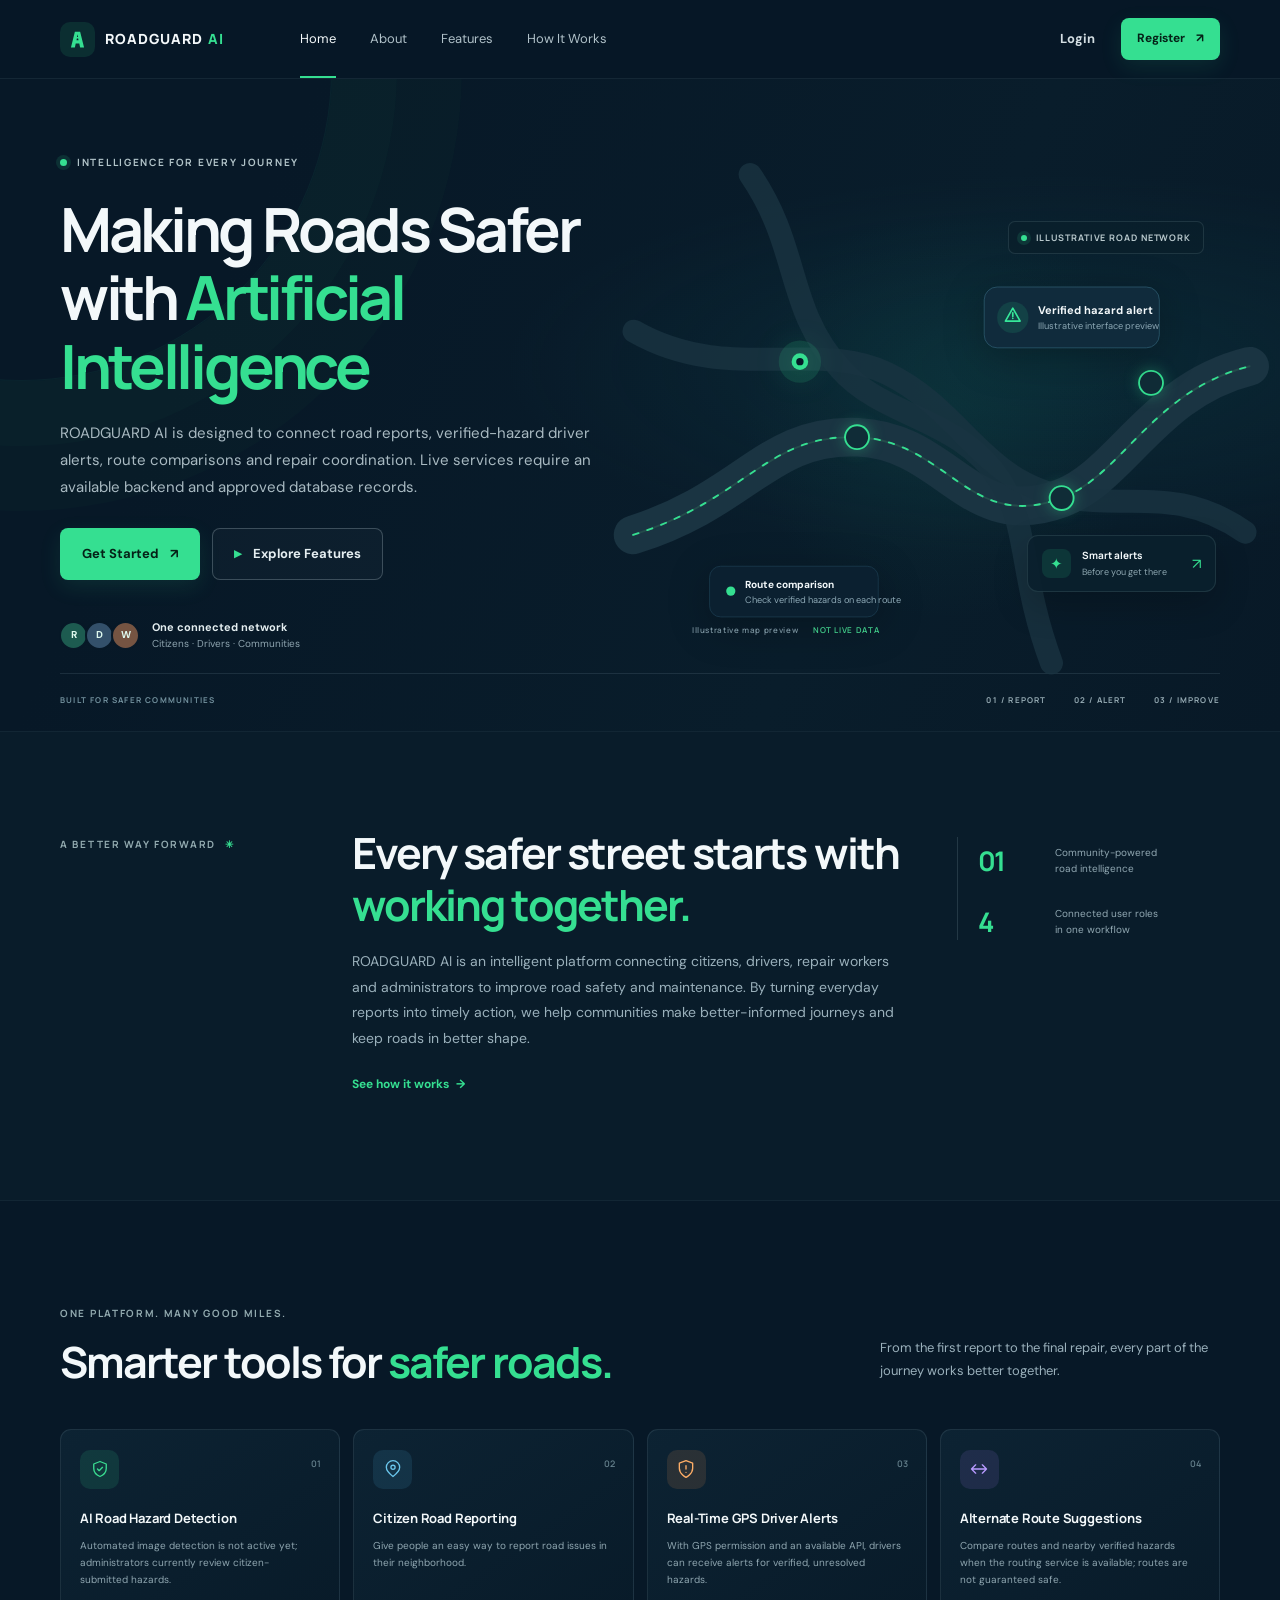
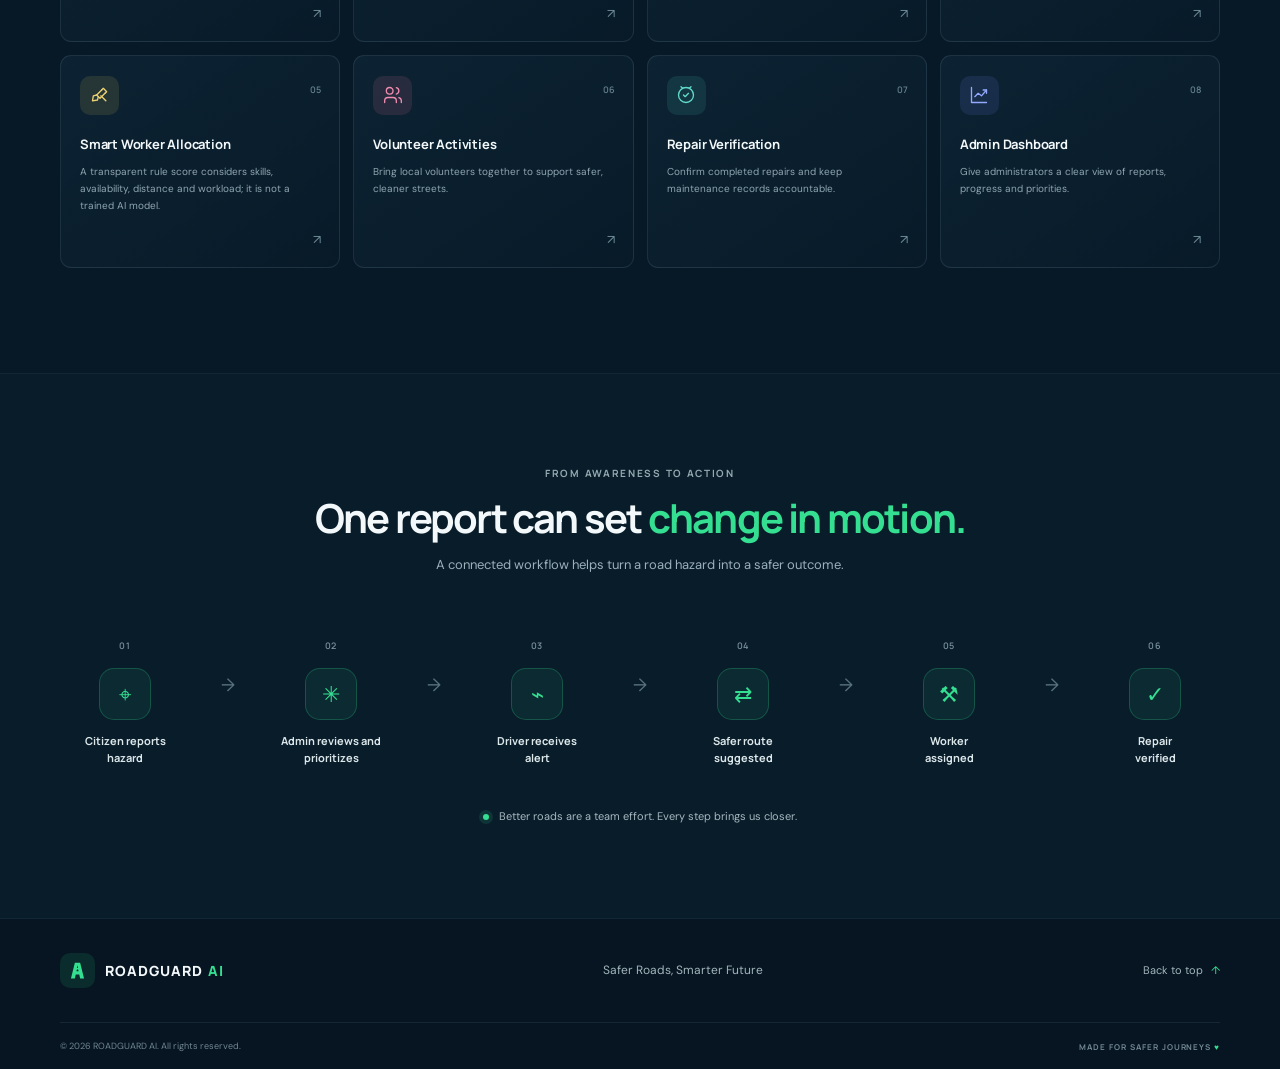
<file: frontend/index.html>
<!DOCTYPE html>
<html lang="en">
<head>
  <meta charset="UTF-8">
  <meta name="viewport" content="width=device-width, initial-scale=1.0">
  <meta name="theme-color" content="#071827">
  <meta name="description" content="ROADGUARD AI uses intelligent technology to detect road hazards, alert drivers and coordinate safer road maintenance.">
  <title>ROADGUARD AI | Safer Roads, Smarter Future</title>
  <link rel="preconnect" href="https://fonts.googleapis.com">
  <link rel="preconnect" href="https://fonts.gstatic.com" crossorigin>
  <link href="https://fonts.googleapis.com/css2?family=DM+Sans:wght@400;500;600;700&family=Manrope:wght@400;500;600;700;800&display=swap" rel="stylesheet">
  <link rel="stylesheet" href="css/style.css">
</head>
<body>
  <header class="site-header">
    <nav class="navbar container" aria-label="Main navigation">
      <a class="brand" href="#home" aria-label="ROADGUARD AI home">
        <span class="brand-mark" aria-hidden="true">
          <svg viewBox="0 0 32 32" fill="none">
            <path d="M12 4h8l6 24h-6l-1.3-6h-5.4L12 28H6l6-24Z" fill="currentColor"/>
            <path d="m16 8-.8 4h1.6L16 8Zm-1.5 9h3l-.5-2.5h-2l-.5 2.5Z" fill="#071827"/>
          </svg>
        </span>
        <span class="brand-name">ROADGUARD <span>AI</span></span>
      </a>

      <button class="menu-toggle" type="button" aria-label="Open navigation menu" aria-expanded="false" aria-controls="primary-menu">
        <span></span><span></span><span></span>
      </button>

      <div class="nav-menu" id="primary-menu">
        <div class="nav-links">
          <a class="nav-link active" href="#home">Home</a>
          <a class="nav-link" href="#about">About</a>
          <a class="nav-link" href="#features">Features</a>
          <a class="nav-link" href="#how-it-works">How It Works</a>
        </div>
        <div class="nav-actions">
          <a class="button button-quiet" href="login.html">Login</a>
          <a class="button button-small button-green" href="register.html">Register <span aria-hidden="true">↗</span></a>
        </div>
      </div>
    </nav>
  </header>

  <main>
    <!-- The hero introduces ROADGUARD AI and its main actions. -->
    <section class="hero" id="home">
      <div class="hero-grid container">
        <div class="hero-copy">
          <div class="eyebrow"><span class="pulse-dot"></span> INTELLIGENCE FOR EVERY JOURNEY</div>
          <h1>Making Roads Safer with <span>Artificial Intelligence</span></h1>
          <p>ROADGUARD AI is designed to connect road reports, verified-hazard driver alerts, route comparisons and repair coordination. Live services require an available backend and approved database records.</p>
          <div class="hero-actions">
            <a class="button button-green button-large" href="register.html">Get Started <span aria-hidden="true">↗</span></a>
            <a class="button button-outline button-large" href="#features"><span class="play-icon" aria-hidden="true">▶</span> Explore Features</a>
          </div>
          <div class="hero-proof">
            <div class="proof-avatars" aria-hidden="true"><span>R</span><span>D</span><span>W</span></div>
            <p><strong>One connected network</strong><br>Citizens · Drivers · Communities</p>
          </div>
        </div>

        <div class="hero-visual" aria-label="Illustration of a smart road network">
          <div class="visual-glow"></div>
          <div class="map-label"><span class="status-dot"></span> ILLUSTRATIVE ROAD NETWORK</div>
          <svg class="road-map" viewBox="0 0 620 510" fill="none" role="img" aria-labelledby="map-title">
            <title id="map-title">Aerial-style illustration of roads and connected safety alerts</title>
            <path class="map-road road-main" d="M-25 371C99 332 120 261 219 265c98 4 120 104 221 66 66-25 99-117 204-143"/>
            <path class="map-road road-side" d="M102-20c55 80 38 144 98 211 47 53 130 53 173 121 32 50 21 104 56 198"/>
            <path class="map-road road-side" d="M-24 150c101 58 196 8 275 46 84 41 102 121 203 136 62 9 114-13 185 36"/>
            <path class="map-road road-highlight" d="M-25 371C99 332 120 261 219 265c98 4 120 104 221 66 66-25 99-117 204-143"/>
            <path class="route-dash" d="M-25 371C99 332 120 261 219 265c98 4 120 104 221 66 66-25 99-117 204-143"/>
            <circle class="map-node node-one" cx="218" cy="265" r="13"/>
            <circle class="map-node node-two" cx="440" cy="331" r="13"/>
            <circle class="map-node node-three" cx="537" cy="206" r="13"/>
            <g class="alert-card" transform="translate(356 102)">
              <rect width="190" height="66" rx="14" fill="#102b3c" stroke="#285266"/>
              <circle cx="31" cy="33" r="17" fill="#2fdd8c" fill-opacity=".12"/>
              <path d="m31 23-8 14h16l-8-14Z" stroke="#36e79a" stroke-width="1.8" stroke-linejoin="round"/>
              <path d="M31 28v4m0 2v.1" stroke="#36e79a" stroke-width="1.8" stroke-linecap="round"/>
              <text x="58" y="29" fill="#f3f8fa" font-size="12" font-weight="700">Verified hazard alert</text>
              <text x="58" y="46" fill="#8ca7b4" font-size="10">Illustrative interface preview</text>
            </g>
            <g class="location-pin" transform="translate(133 160)">
              <circle cx="23" cy="23" r="23" fill="#35df91" fill-opacity=".13"/>
              <circle cx="23" cy="23" r="9" fill="#35df91"/>
              <circle cx="23" cy="23" r="4" fill="#071827"/>
            </g>
            <g class="map-caption" transform="translate(58 405)">
              <rect width="183" height="55" rx="12" fill="#0b2030" stroke="#193749"/>
              <circle cx="23" cy="27" r="5" fill="#35df91"/>
              <text x="38" y="24" fill="#f3f8fa" font-size="11" font-weight="700">Route comparison</text>
              <text x="38" y="40" fill="#8ca7b4" font-size="10">Check verified hazards on each route</text>
            </g>
          </svg>
          <div class="visual-stat"><span class="stat-icon">✦</span><span><strong>Smart alerts</strong><small>Before you get there</small></span><span class="stat-arrow">↗</span></div>
          <div class="visual-coordinates">Illustrative map preview <span>NOT LIVE DATA</span></div>
        </div>
      </div>
      <div class="hero-bottom container">
        <span>BUILT FOR SAFER COMMUNITIES</span>
        <div class="hero-tags"><span>01 / REPORT</span><span>02 / ALERT</span><span>03 / IMPROVE</span></div>
      </div>
    </section>

    <!-- A short overview explains who the platform connects. -->
    <section class="section about-section" id="about">
      <div class="container about-grid">
        <div class="section-kicker">A BETTER WAY FORWARD <span>✳</span></div>
        <div class="about-copy">
          <h2>Every safer street starts with <span>working together.</span></h2>
          <p>ROADGUARD AI is an intelligent platform connecting citizens, drivers, repair workers and administrators to improve road safety and maintenance. By turning everyday reports into timely action, we help communities make better-informed journeys and keep roads in better shape.</p>
          <a class="text-link" href="#how-it-works">See how it works <span aria-hidden="true">→</span></a>
        </div>
        <div class="about-stats">
          <div><strong>01</strong><span>Community-powered<br>road intelligence</span></div>
          <div><strong>4</strong><span>Connected user roles<br>in one workflow</span></div>
        </div>
      </div>
    </section>

    <!-- Each card describes one core platform capability. -->
    <section class="section features-section" id="features">
      <div class="container">
        <div class="section-heading">
          <div>
            <div class="section-kicker">ONE PLATFORM. MANY GOOD MILES.</div>
            <h2>Smarter tools for <span>safer roads.</span></h2>
          </div>
          <p>From the first report to the final repair, every part of the journey works better together.</p>
        </div>

        <div class="feature-grid">
          <article class="feature-card">
            <div class="feature-icon icon-green"><svg viewBox="0 0 24 24"><path d="M12 3 4.5 6v5.5c0 4.5 3.2 7.7 7.5 9.5 4.3-1.8 7.5-5 7.5-9.5V6L12 3Z"/><path d="m9 12 2 2 4-4"/></svg></div>
            <span class="card-number">01</span><h3>AI Road Hazard Detection</h3><p>Automated image detection is not active yet; administrators currently review citizen-submitted hazards.</p>
            <span class="card-link" aria-hidden="true">↗</span>
          </article>
          <article class="feature-card">
            <div class="feature-icon icon-blue"><svg viewBox="0 0 24 24"><path d="M20 10c0 5-8 11-8 11S4 15 4 10a8 8 0 1 1 16 0Z"/><circle cx="12" cy="10" r="2.5"/></svg></div>
            <span class="card-number">02</span><h3>Citizen Road Reporting</h3><p>Give people an easy way to report road issues in their neighborhood.</p>
            <span class="card-link" aria-hidden="true">↗</span>
          </article>
          <article class="feature-card">
            <div class="feature-icon icon-orange"><svg viewBox="0 0 24 24"><path d="M12 22s8-4 8-11V5l-8-3-8 3v6c0 7 8 11 8 11Z"/><path d="M12 8v4m0 4h.01"/></svg></div>
            <span class="card-number">03</span><h3>Real-Time GPS Driver Alerts</h3><p>With GPS permission and an available API, drivers can receive alerts for verified, unresolved hazards.</p>
            <span class="card-link" aria-hidden="true">↗</span>
          </article>
          <article class="feature-card">
            <div class="feature-icon icon-purple"><svg viewBox="0 0 24 24"><path d="M3 12h18M3 12l5-5m-5 5 5 5m13-5-5-5m5 5-5 5"/></svg></div>
            <span class="card-number">04</span><h3>Alternate Route Suggestions</h3><p>Compare routes and nearby verified hazards when the routing service is available; routes are not guaranteed safe.</p>
            <span class="card-link" aria-hidden="true">↗</span>
          </article>
          <article class="feature-card">
            <div class="feature-icon icon-yellow"><svg viewBox="0 0 24 24"><path d="M14 6 8 12l4 4 6-6"/><path d="m14 6 2-2 4 4-2 2M8 12l-4 1-1 6 6-1 1-4m3-1 6 6"/></svg></div>
            <span class="card-number">05</span><h3>Smart Worker Allocation</h3><p>A transparent rule score considers skills, availability, distance and workload; it is not a trained AI model.</p>
            <span class="card-link" aria-hidden="true">↗</span>
          </article>
          <article class="feature-card">
            <div class="feature-icon icon-pink"><svg viewBox="0 0 24 24"><path d="M16 21v-2a4 4 0 0 0-4-4H6a4 4 0 0 0-4 4v2m6-10a4 4 0 1 0 0-8 4 4 0 0 0 0 8Zm14 10v-2a4 4 0 0 0-3-3.87M16 3.13a4 4 0 0 1 0 7.75"/></svg></div>
            <span class="card-number">06</span><h3>Volunteer Activities</h3><p>Bring local volunteers together to support safer, cleaner streets.</p>
            <span class="card-link" aria-hidden="true">↗</span>
          </article>
          <article class="feature-card">
            <div class="feature-icon icon-teal"><svg viewBox="0 0 24 24"><path d="m9 12 2 2 4-4"/><circle cx="12" cy="12" r="9"/><path d="M8 3.9 6 2m10 1.9L18 2"/></svg></div>
            <span class="card-number">07</span><h3>Repair Verification</h3><p>Confirm completed repairs and keep maintenance records accountable.</p>
            <span class="card-link" aria-hidden="true">↗</span>
          </article>
          <article class="feature-card">
            <div class="feature-icon icon-indigo"><svg viewBox="0 0 24 24"><path d="M3 3v18h18"/><path d="m7 14 4-4 4 3 6-7"/><path d="M17 6h4v4"/></svg></div>
            <span class="card-number">08</span><h3>Admin Dashboard</h3><p>Give administrators a clear view of reports, progress and priorities.</p>
            <span class="card-link" aria-hidden="true">↗</span>
          </article>
        </div>
      </div>
    </section>

    <!-- The horizontal workflow summarizes how a report becomes a repair. -->
    <section class="section workflow-section" id="how-it-works">
      <div class="container">
        <div class="workflow-heading">
          <div class="section-kicker">FROM AWARENESS TO ACTION</div>
          <h2>One report can set <span>change in motion.</span></h2>
          <p>A connected workflow helps turn a road hazard into a safer outcome.</p>
        </div>
        <div class="workflow-track">
          <article class="workflow-step"><span class="step-index">01</span><div class="step-icon">⌖</div><h3>Citizen reports<br>hazard</h3></article>
          <span class="step-arrow" aria-hidden="true">→</span>
          <article class="workflow-step"><span class="step-index">02</span><div class="step-icon">✳</div><h3>Admin reviews and<br>prioritizes</h3></article>
          <span class="step-arrow" aria-hidden="true">→</span>
          <article class="workflow-step"><span class="step-index">03</span><div class="step-icon">⌁</div><h3>Driver receives<br>alert</h3></article>
          <span class="step-arrow" aria-hidden="true">→</span>
          <article class="workflow-step"><span class="step-index">04</span><div class="step-icon">⇄</div><h3>Safer route<br>suggested</h3></article>
          <span class="step-arrow" aria-hidden="true">→</span>
          <article class="workflow-step"><span class="step-index">05</span><div class="step-icon">⚒</div><h3>Worker<br>assigned</h3></article>
          <span class="step-arrow" aria-hidden="true">→</span>
          <article class="workflow-step"><span class="step-index">06</span><div class="step-icon">✓</div><h3>Repair<br>verified</h3></article>
        </div>
        <div class="workflow-note"><span class="pulse-dot"></span> Better roads are a team effort. Every step brings us closer.</div>
      </div>
    </section>
  </main>

  <footer class="site-footer">
    <div class="container footer-main">
      <a class="brand" href="#home" aria-label="ROADGUARD AI home">
        <span class="brand-mark" aria-hidden="true"><svg viewBox="0 0 32 32" fill="none"><path d="M12 4h8l6 24h-6l-1.3-6h-5.4L12 28H6l6-24Z" fill="currentColor"/><path d="m16 8-.8 4h1.6L16 8Zm-1.5 9h3l-.5-2.5h-2l-.5 2.5Z" fill="#071827"/></svg></span>
        <span class="brand-name">ROADGUARD <span>AI</span></span>
      </a>
      <p>Safer Roads, Smarter Future</p>
      <a class="back-top" href="#home">Back to top <span aria-hidden="true">↑</span></a>
    </div>
    <div class="container footer-bottom"><span>© 2026 ROADGUARD AI. All rights reserved.</span><span>MADE FOR SAFER JOURNEYS <span class="footer-heart">♥</span></span></div>
  </footer>

  <script src="js/script.js"></script>
</body>
</html>
</file>
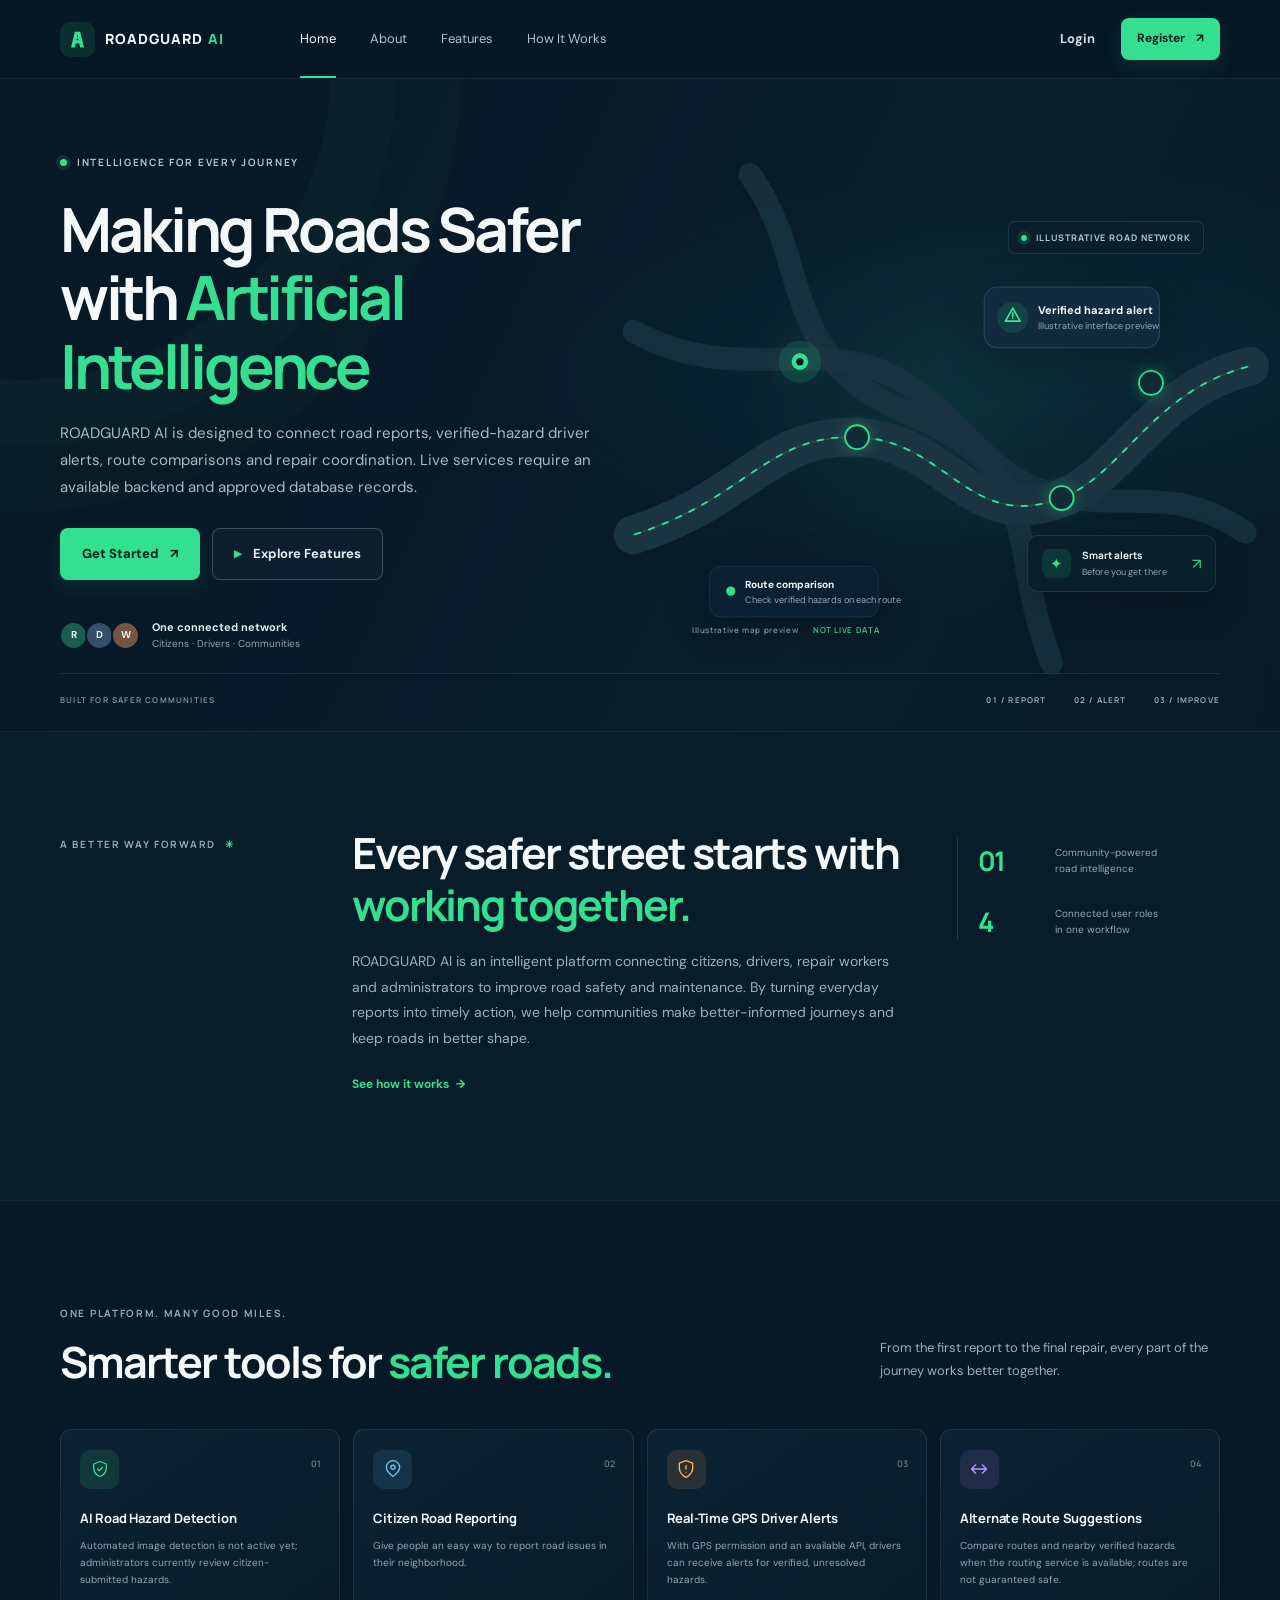
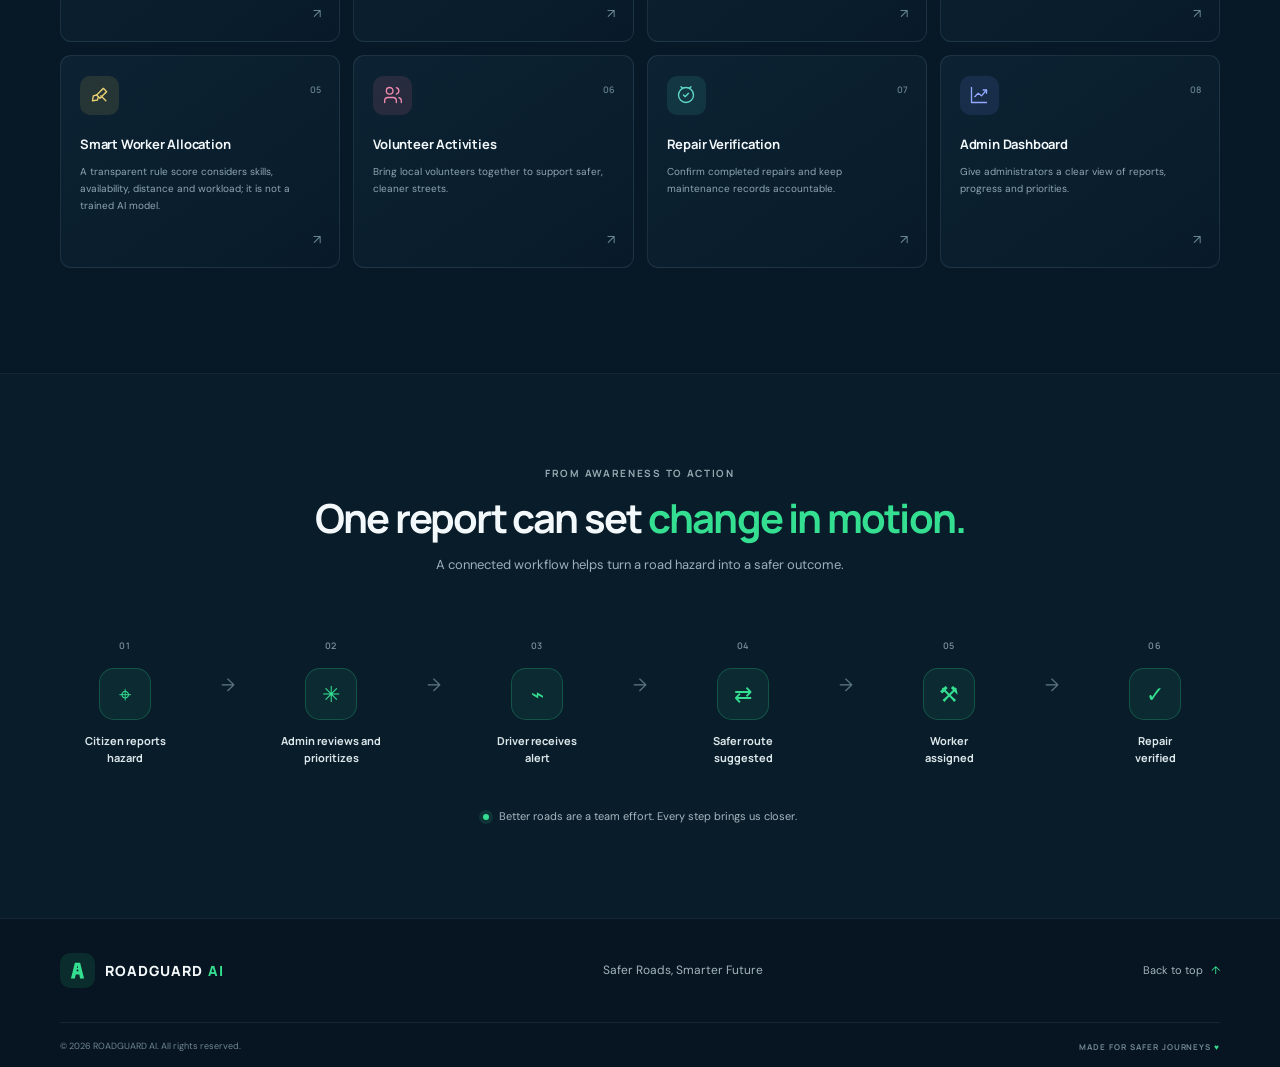
<file: home.html>
<!doctype html>
<html lang="en">
<head>
  <meta charset="utf-8">
  <meta name="viewport" content="width=device-width, initial-scale=1">
  <meta http-equiv="refresh" content="0; url=frontend/index.html">
  <title>ROADGUARD AI</title>
</head>
<body>
  <p>Opening <a href="frontend/index.html">ROADGUARD AI Home</a>…</p>
</body>
</html>
</file>
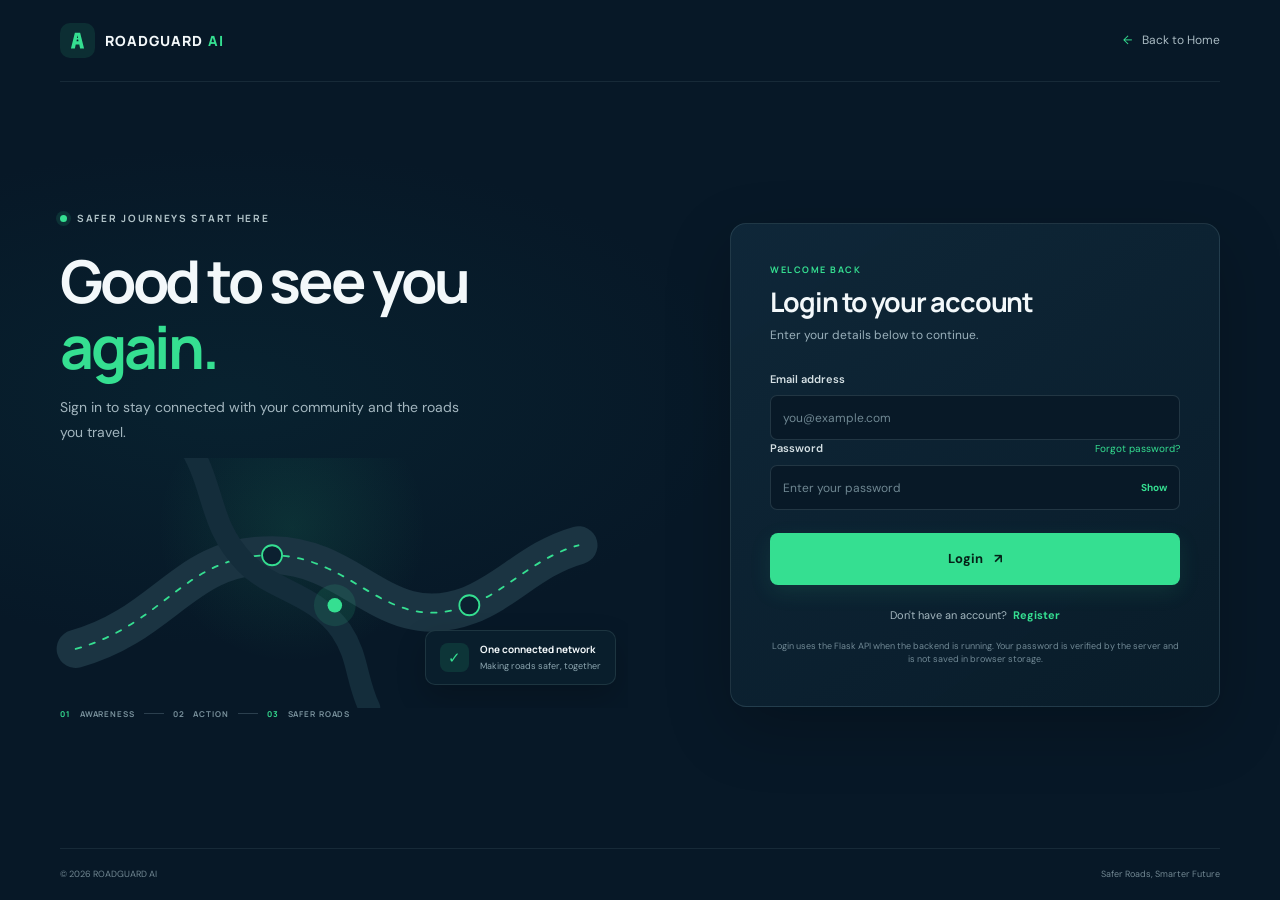
<file: frontend/login.html>
<!DOCTYPE html>
<html lang="en">
<head>
  <meta charset="UTF-8">
  <meta name="viewport" content="width=device-width, initial-scale=1.0">
  <meta name="theme-color" content="#071827">
  <meta name="description" content="Log in to ROADGUARD AI and help make every journey safer.">
  <title>Login | ROADGUARD AI</title>
  <link rel="preconnect" href="https://fonts.googleapis.com">
  <link rel="preconnect" href="https://fonts.gstatic.com" crossorigin>
  <link href="https://fonts.googleapis.com/css2?family=DM+Sans:wght@400;500;600;700&family=Manrope:wght@400;500;600;700;800&display=swap" rel="stylesheet">
  <link rel="stylesheet" href="css/style.css">
</head>
<body class="account-page">
  <header class="account-header container">
    <a class="brand" href="index.html" aria-label="ROADGUARD AI home">
      <span class="brand-mark" aria-hidden="true">
        <svg viewBox="0 0 32 32" fill="none"><path d="M12 4h8l6 24h-6l-1.3-6h-5.4L12 28H6l6-24Z" fill="currentColor"/><path d="m16 8-.8 4h1.6L16 8Zm-1.5 9h3l-.5-2.5h-2l-.5 2.5Z" fill="#071827"/></svg>
      </span>
      <span class="brand-name">ROADGUARD <span>AI</span></span>
    </a>
    <a class="back-home" href="index.html"><span aria-hidden="true">←</span> Back to Home</a>
  </header>

  <main class="account-layout container">
    <aside class="account-aside">
      <p class="eyebrow"><span class="pulse-dot"></span> SAFER JOURNEYS START HERE</p>
      <h1>Good to see you <span>again.</span></h1>
      <p class="aside-copy">Sign in to stay connected with your community and the roads you travel.</p>
      <div class="account-art" aria-hidden="true">
        <svg viewBox="0 0 520 275" fill="none">
          <path d="M-25 210c100-28 119-104 217-103 91 1 124 90 216 55 42-16 70-52 120-66" stroke="#1b3442" stroke-width="42" stroke-linecap="round"/>
          <path d="M-25 210c100-28 119-104 217-103 91 1 124 90 216 55 42-16 70-52 120-66" stroke="#35df91" stroke-width="2" stroke-dasharray="6 10" stroke-linecap="round"/>
          <path d="M95-22c35 53 24 93 66 137 28 30 78 34 106 75 19 28 16 53 31 85" stroke="#142d3b" stroke-width="24" stroke-linecap="round"/>
          <circle cx="191" cy="107" r="11" fill="#0b2030" stroke="#35df91" stroke-width="2"/>
          <circle cx="408" cy="162" r="11" fill="#0b2030" stroke="#35df91" stroke-width="2"/>
          <circle cx="260" cy="162" r="23" fill="#35df91" fill-opacity=".12"/>
          <circle cx="260" cy="162" r="8" fill="#35df91"/>
        </svg>
        <div class="art-caption"><span class="art-check">✓</span><span><strong>One connected network</strong><small>Making roads safer, together</small></span></div>
      </div>
      <div class="aside-footnote"><span>01</span> AWARENESS <i></i><span>02</span> ACTION <i></i><span>03</span> SAFER ROADS</div>
    </aside>

    <section class="account-panel" aria-labelledby="form-title">
      <div class="panel-heading">
        <p class="section-kicker">WELCOME BACK</p>
        <h2 id="form-title">Login to your account</h2>
        <p>Enter your details below to continue.</p>
      </div>

      <form class="account-form" data-auth-form="login" novalidate>
        <div class="form-field">
          <label for="login-email">Email address</label>
          <input id="login-email" name="email" type="email" autocomplete="email" placeholder="you@example.com" required>
        </div>
        <div class="form-field">
          <div class="field-heading">
            <label for="login-password">Password</label>
            <a class="form-link" href="#login-feedback" data-forgot-password>Forgot password?</a>
          </div>
          <div class="password-control">
            <input id="login-password" name="password" type="password" autocomplete="current-password" placeholder="Enter your password" required>
            <button class="password-toggle" type="button" data-toggle-password="login-password" aria-pressed="false">Show</button>
          </div>
        </div>
        <button class="button button-green button-large submit-button" type="submit">Login <span aria-hidden="true">↗</span></button>
        <p class="form-feedback" id="login-feedback" role="status" aria-live="polite" tabindex="-1" hidden></p>
      </form>

      <p class="account-switch">Don't have an account? <a href="register.html">Register</a></p>
      <p class="account-demo-note">Login uses the Flask API when the backend is running. Your password is verified by the server and is not saved in browser storage.</p>
    </section>
  </main>

  <footer class="account-footer container"><span>© 2026 ROADGUARD AI</span><span>Safer Roads, Smarter Future</span></footer>
  <script src="js/api-config.js"></script>
  <script src="js/login.js"></script>
</body>
</html>
</file>
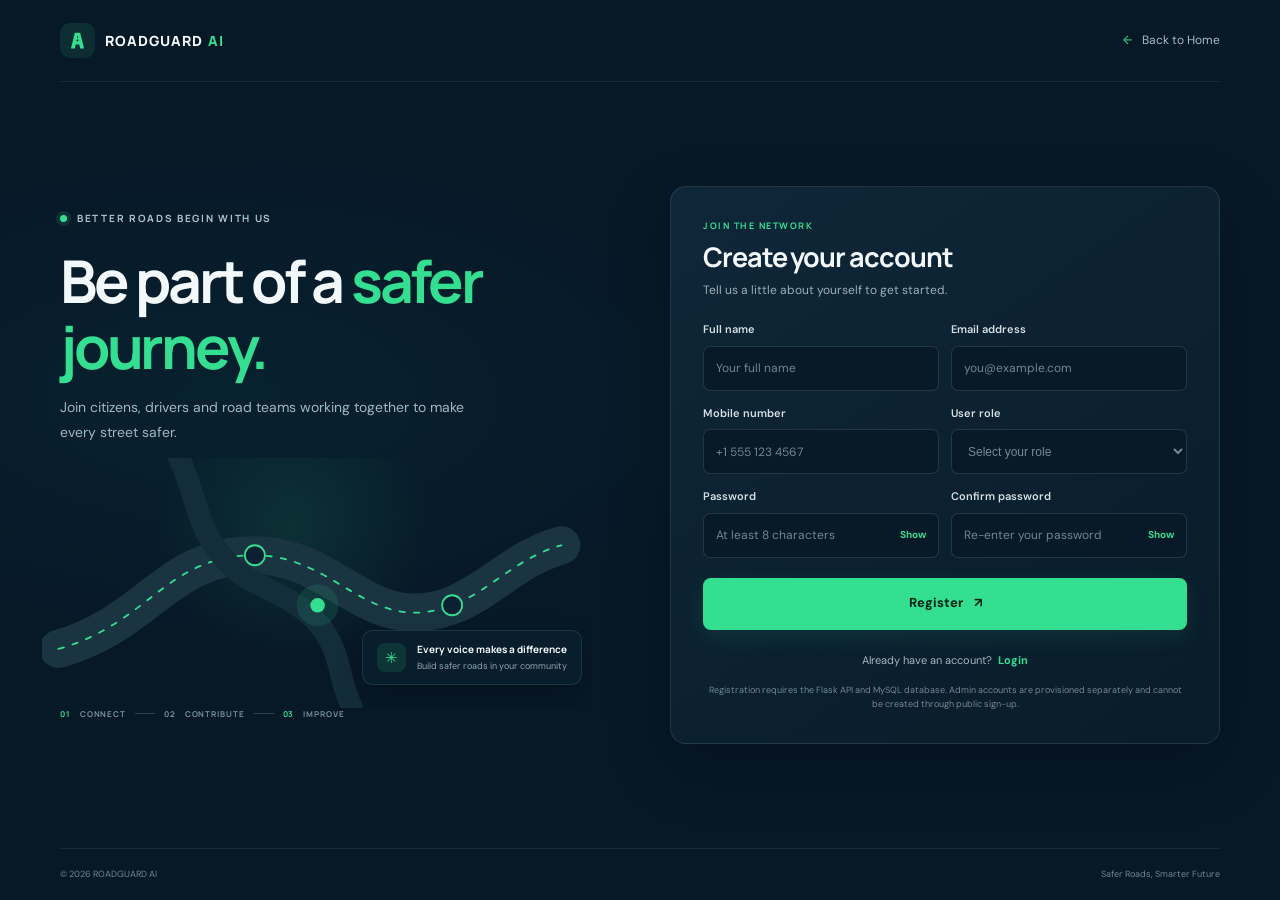
<file: frontend/register.html>
<!DOCTYPE html>
<html lang="en">
<head>
  <meta charset="UTF-8">
  <meta name="viewport" content="width=device-width, initial-scale=1.0">
  <meta name="theme-color" content="#071827">
  <meta name="description" content="Create a ROADGUARD AI profile and join your community's road safety network.">
  <title>Register | ROADGUARD AI</title>
  <link rel="preconnect" href="https://fonts.googleapis.com">
  <link rel="preconnect" href="https://fonts.gstatic.com" crossorigin>
  <link href="https://fonts.googleapis.com/css2?family=DM+Sans:wght@400;500;600;700&family=Manrope:wght@400;500;600;700;800&display=swap" rel="stylesheet">
  <link rel="stylesheet" href="css/style.css">
</head>
<body class="account-page">
  <header class="account-header container">
    <a class="brand" href="index.html" aria-label="ROADGUARD AI home">
      <span class="brand-mark" aria-hidden="true">
        <svg viewBox="0 0 32 32" fill="none"><path d="M12 4h8l6 24h-6l-1.3-6h-5.4L12 28H6l6-24Z" fill="currentColor"/><path d="m16 8-.8 4h1.6L16 8Zm-1.5 9h3l-.5-2.5h-2l-.5 2.5Z" fill="#071827"/></svg>
      </span>
      <span class="brand-name">ROADGUARD <span>AI</span></span>
    </a>
    <a class="back-home" href="index.html"><span aria-hidden="true">←</span> Back to Home</a>
  </header>

  <main class="account-layout register-layout container">
    <aside class="account-aside">
      <p class="eyebrow"><span class="pulse-dot"></span> BETTER ROADS BEGIN WITH US</p>
      <h1>Be part of a <span>safer journey.</span></h1>
      <p class="aside-copy">Join citizens, drivers and road teams working together to make every street safer.</p>
      <div class="account-art" aria-hidden="true">
        <svg viewBox="0 0 520 275" fill="none">
          <path d="M-25 210c100-28 119-104 217-103 91 1 124 90 216 55 42-16 70-52 120-66" stroke="#1b3442" stroke-width="42" stroke-linecap="round"/>
          <path d="M-25 210c100-28 119-104 217-103 91 1 124 90 216 55 42-16 70-52 120-66" stroke="#35df91" stroke-width="2" stroke-dasharray="6 10" stroke-linecap="round"/>
          <path d="M95-22c35 53 24 93 66 137 28 30 78 34 106 75 19 28 16 53 31 85" stroke="#142d3b" stroke-width="24" stroke-linecap="round"/>
          <circle cx="191" cy="107" r="11" fill="#0b2030" stroke="#35df91" stroke-width="2"/>
          <circle cx="408" cy="162" r="11" fill="#0b2030" stroke="#35df91" stroke-width="2"/>
          <circle cx="260" cy="162" r="23" fill="#35df91" fill-opacity=".12"/>
          <circle cx="260" cy="162" r="8" fill="#35df91"/>
        </svg>
        <div class="art-caption"><span class="art-check">✳</span><span><strong>Every voice makes a difference</strong><small>Build safer roads in your community</small></span></div>
      </div>
      <div class="aside-footnote"><span>01</span> CONNECT <i></i><span>02</span> CONTRIBUTE <i></i><span>03</span> IMPROVE</div>
    </aside>

    <section class="account-panel register-panel" aria-labelledby="form-title">
      <div class="panel-heading">
        <p class="section-kicker">JOIN THE NETWORK</p>
        <h2 id="form-title">Create your account</h2>
        <p>Tell us a little about yourself to get started.</p>
      </div>

      <form class="account-form" data-auth-form="register" novalidate>
        <div class="form-grid">
          <div class="form-field">
            <label for="register-name">Full name</label>
            <input id="register-name" name="name" type="text" autocomplete="name" placeholder="Your full name" required>
          </div>
          <div class="form-field">
            <label for="register-email">Email address</label>
            <input id="register-email" name="email" type="email" autocomplete="email" placeholder="you@example.com" required>
          </div>
          <div class="form-field">
            <label for="register-mobile">Mobile number</label>
            <input id="register-mobile" name="mobile" type="tel" inputmode="tel" autocomplete="tel" placeholder="+1 555 123 4567" required>
          </div>
          <div class="form-field">
            <label for="register-role">User role</label>
            <select id="register-role" name="role" required>
              <option value="">Select your role</option>
              <option value="citizen">Citizen</option>
              <option value="driver">Driver</option>
              <option value="worker">Worker</option>
            </select>
          </div>
          <div class="form-field">
            <label for="register-password">Password</label>
            <div class="password-control">
              <input id="register-password" name="password" type="password" autocomplete="new-password" placeholder="At least 8 characters" required>
              <button class="password-toggle" type="button" data-toggle-password="register-password" aria-pressed="false">Show</button>
            </div>
          </div>
          <div class="form-field">
            <label for="register-confirm-password">Confirm password</label>
            <div class="password-control">
              <input id="register-confirm-password" name="confirmPassword" type="password" autocomplete="new-password" placeholder="Re-enter your password" required>
              <button class="password-toggle" type="button" data-toggle-password="register-confirm-password" aria-pressed="false">Show</button>
            </div>
          </div>
        </div>
        <button class="button button-green button-large submit-button" type="submit">Register <span aria-hidden="true">↗</span></button>
        <p class="form-feedback" id="register-feedback" role="status" aria-live="polite" tabindex="-1" hidden></p>
      </form>

      <p class="account-switch">Already have an account? <a href="login.html">Login</a></p>
      <p class="account-demo-note">Registration requires the Flask API and MySQL database. Admin accounts are provisioned separately and cannot be created through public sign-up.</p>
    </section>
  </main>

  <footer class="account-footer container"><span>© 2026 ROADGUARD AI</span><span>Safer Roads, Smarter Future</span></footer>
  <script src="js/api-config.js"></script>
  <script src="js/login.js"></script>
</body>
</html>
</file>
<file: frontend/css/style.css>
/* ROADGUARD AI homepage styles */
:root {
  color-scheme: dark;
  --navy: #071827;
  --navy-deep: #061421;
  --surface: #0b2030;
  --surface-light: #10293a;
  --text: #f3f8fa;
  --muted: #9ab0bb;
  --green: #35df91;
  --green-dark: #20c87a;
  --line: rgba(165, 194, 206, .13);
  --font-body: "DM Sans", sans-serif;
  --font-heading: "Manrope", sans-serif;
}

* { box-sizing: border-box; }
html { scroll-behavior: smooth; scroll-padding-top: 84px; }
body { margin: 0; background: var(--navy); color: var(--text); font-family: var(--font-body); font-size: 15px; line-height: 1.6; }
a { color: inherit; text-decoration: none; }
button, input { font: inherit; }
button { color: inherit; }
::selection { color: var(--navy); background: var(--green); }
.container { width: min(1160px, calc(100% - 64px)); margin-inline: auto; }

.site-header { position: sticky; z-index: 20; top: 0; background: rgba(7, 24, 39, .92); border-bottom: 1px solid rgba(165, 194, 206, .09); backdrop-filter: blur(18px); }
.navbar { height: 78px; display: flex; align-items: center; justify-content: space-between; }
.brand { display: inline-flex; gap: 10px; align-items: center; flex-shrink: 0; }
.brand-mark { width: 35px; height: 35px; display: grid; place-items: center; border-radius: 10px; color: var(--green); background: rgba(53, 223, 145, .11); }
.brand-mark svg { width: 21px; height: 21px; }
.brand-name { font: 800 14px/1 var(--font-heading); letter-spacing: .075em; }
.brand-name span, .dialog-brand strong { color: var(--green); }
.nav-menu, .nav-links, .nav-actions { display: flex; align-items: center; }
.nav-menu { flex: 1; justify-content: space-between; margin-left: 76px; }
.nav-links { gap: 34px; }
.nav-link { position: relative; color: #b0c1c9; font-size: 13px; transition: color .2s ease; }
.nav-link:hover, .nav-link.active { color: var(--text); }
.nav-link.active::after { position: absolute; content: ""; height: 2px; left: 0; right: 0; bottom: -29px; background: var(--green); }
.nav-actions { gap: 9px; }
.button { display: inline-flex; align-items: center; justify-content: center; gap: 11px; border: 1px solid transparent; border-radius: 8px; cursor: pointer; font-weight: 700; transition: background .2s ease, color .2s ease, border-color .2s ease, transform .2s ease, box-shadow .2s ease; }
.button:hover { transform: translateY(-2px); }
.button:focus-visible, .nav-link:focus-visible, a:focus-visible, .menu-toggle:focus-visible, .dialog-close:focus-visible { outline: 2px solid var(--green); outline-offset: 4px; }
.button-quiet { padding: 10px 16px; background: transparent; color: #d3dee3; font-size: 13px; }
.button-quiet:hover { color: var(--green); }
.button-small { padding: 10px 15px; font-size: 12px; }
.button-green { background: var(--green); color: #052117; box-shadow: 0 7px 22px rgba(53, 223, 145, .11); }
.button-green:hover { background: #64ecad; box-shadow: 0 9px 26px rgba(53, 223, 145, .2); }
.button-large { min-height: 52px; padding: 0 21px; font-size: 13px; }
.button-outline { border-color: rgba(199, 218, 227, .25); color: #e5eef1; background: rgba(255,255,255,.025); }
.button-outline:hover { border-color: rgba(53, 223, 145, .65); color: var(--green); }
.menu-toggle { display: none; }

.hero { position: relative; overflow: hidden; padding: 76px 0 26px; background: radial-gradient(ellipse at 83% 44%, rgba(12, 72, 81, .3), transparent 37%), linear-gradient(115deg, #071827 20%, #091d2b 67%, #081927); }
.hero::before { position: absolute; content: ""; width: 620px; height: 620px; top: -320px; left: -290px; border: 1px solid rgba(53, 223, 145, .06); border-radius: 50%; box-shadow: 0 0 0 65px rgba(53,223,145,.018), 0 0 0 130px rgba(53,223,145,.014); }
.hero-grid { position: relative; display: grid; grid-template-columns: 1.03fr .97fr; align-items: center; gap: 34px; min-height: 495px; }
.hero-copy { position: relative; z-index: 1; padding-bottom: 22px; }
.eyebrow, .section-kicker { color: #92aaaf; font: 700 10px/1.5 var(--font-heading); letter-spacing: .17em; }
.eyebrow { display: flex; align-items: center; gap: 10px; margin-bottom: 25px; color: #b2c4c9; }
.pulse-dot, .status-dot { display: inline-block; flex: none; width: 7px; height: 7px; border-radius: 50%; background: var(--green); box-shadow: 0 0 0 4px rgba(53,223,145,.12); }
h1, h2, h3, p { margin-top: 0; }
h1, h2, h3 { font-family: var(--font-heading); }
h1 { max-width: 610px; margin-bottom: 20px; font-size: clamp(42px, 5vw, 61px); line-height: 1.12; letter-spacing: -.055em; font-weight: 700; }
h1 span, .section-heading h2 span, .about-copy h2 span, .workflow-heading h2 span { color: var(--green); }
.hero-copy > p { max-width: 535px; margin-bottom: 27px; color: #a9bac2; font-size: 15px; line-height: 1.8; }
.hero-actions { display: flex; gap: 12px; flex-wrap: wrap; }
.play-icon { font-size: 10px; color: var(--green); }
.hero-proof { display: flex; align-items: center; gap: 12px; margin-top: 39px; }
.proof-avatars { display: flex; padding-left: 2px; }
.proof-avatars span { display: grid; place-items: center; width: 29px; height: 29px; margin-left: -3px; border: 2px solid var(--navy); border-radius: 50%; background: #1d5b50; color: #dff9ee; font-size: 10px; font-weight: 700; }
.proof-avatars span:nth-child(2) { background: #33506a; }
.proof-avatars span:nth-child(3) { background: #755442; }
.hero-proof p { margin: 0; color: #8ea4af; font-size: 10px; line-height: 1.55; }
.hero-proof strong { color: #e4eef0; font-size: 11px; }

.hero-visual { position: relative; min-height: 470px; isolation: isolate; }
.visual-glow { position: absolute; z-index: -1; width: 420px; height: 420px; left: 50%; top: 50%; border-radius: 50%; transform: translate(-50%, -50%); background: radial-gradient(circle, rgba(22,112,96,.15), transparent 69%); }
.road-map { position: absolute; inset: 3% -5% 0 -7%; width: 112%; height: 100%; overflow: visible; }
.map-road { stroke: #1a3442; stroke-linecap: round; stroke-linejoin: round; }
.road-main { stroke-width: 42; }
.road-side { stroke-width: 25; opacity: .8; }
.road-highlight { stroke: #244b4b; stroke-width: 2; }
.route-dash { stroke: var(--green); stroke-width: 2; stroke-dasharray: 6 10; stroke-linecap: round; animation: route-flow 18s linear infinite; }
.map-node { fill: #102c37; stroke: var(--green); stroke-width: 2; filter: drop-shadow(0 0 8px rgba(53,223,145,.36)); }
.location-pin { filter: drop-shadow(0 0 16px rgba(53,223,145,.3)); }
.alert-card, .map-caption { filter: drop-shadow(0 10px 22px rgba(0,0,0,.24)); }
.map-label { position: absolute; z-index: 2; top: 42px; right: 16px; display: flex; gap: 9px; align-items: center; padding: 9px 12px; border: 1px solid rgba(174,209,211,.13); border-radius: 7px; background: rgba(9,31,43,.78); color: #b9c9cd; font: 700 9px var(--font-heading); letter-spacing: .1em; }
.map-label .status-dot { width: 6px; height: 6px; }
.visual-stat { position: absolute; right: 4px; bottom: 57px; display: flex; align-items: center; gap: 11px; padding: 12px 14px; border: 1px solid rgba(152, 187, 190, .14); border-radius: 11px; background: rgba(10, 32, 45, .92); box-shadow: 0 14px 35px rgba(0,0,0,.2); }
.stat-icon { display: grid; place-items: center; width: 29px; height: 29px; border-radius: 8px; color: var(--green); background: rgba(53,223,145,.12); }
.visual-stat strong, .visual-stat small { display: block; }
.visual-stat strong { font: 700 10px var(--font-heading); }
.visual-stat small { margin-top: 3px; color: #8da6b0; font-size: 9px; }
.stat-arrow { margin-left: 14px; color: var(--green); }
.visual-coordinates { position: absolute; bottom: 14px; left: 18px; color: #78909c; font: 600 8px var(--font-heading); letter-spacing: .08em; }
.visual-coordinates span { margin-left: 12px; color: #42cf8b; }
.hero-bottom { display: flex; justify-content: space-between; align-items: center; padding-top: 20px; border-top: 1px solid var(--line); color: #72909d; font: 700 8px var(--font-heading); letter-spacing: .15em; }
.hero-tags { display: flex; gap: 27px; }
.hero-tags span { color: #95aab3; }
@keyframes route-flow { to { stroke-dashoffset: -160; } }

.section { padding: 105px 0; }
.about-section { background: #091c2a; border-block: 1px solid rgba(165,194,206,.06); }
.about-grid { display: grid; grid-template-columns: .75fr 1.7fr .8fr; align-items: start; gap: 45px; }
.section-kicker span { margin-left: 5px; color: var(--green); }
.about-copy h2, .section-heading h2, .workflow-heading h2 { margin: -10px 0 18px; font-size: clamp(32px, 4vw, 43px); letter-spacing: -.045em; line-height: 1.2; }
.about-copy p { margin-bottom: 19px; color: var(--muted); font-size: 14px; line-height: 1.85; }
.text-link { color: var(--green); font-size: 12px; font-weight: 700; }
.text-link span { display: inline-block; margin-left: 4px; transition: transform .2s ease; }
.text-link:hover span { transform: translateX(4px); }
.about-stats { display: grid; gap: 24px; padding: 5px 0 0 20px; border-left: 1px solid rgba(165,194,206,.17); }
.about-stats div { display: flex; align-items: center; gap: 12px; }
.about-stats strong { min-width: 65px; color: var(--green); font: 700 27px var(--font-heading); letter-spacing: -.05em; }
.about-stats strong span { font-size: 15px; }
.about-stats div > span { color: #91a8b2; font-size: 10px; line-height: 1.55; }

.features-section { background: var(--navy); }
.section-heading { display: flex; align-items: end; justify-content: space-between; gap: 30px; margin-bottom: 41px; }
.section-heading .section-kicker { margin-bottom: 15px; }
.section-heading h2, .workflow-heading h2 { margin: 0; }
.section-heading > p { max-width: 340px; margin: 0 0 5px; color: var(--muted); font-size: 13px; line-height: 1.8; }
.feature-grid { display: grid; grid-template-columns: repeat(4, 1fr); gap: 13px; }
.feature-card { position: relative; min-height: 213px; padding: 20px 19px; border: 1px solid rgba(160,194,206,.12); border-radius: 11px; background: linear-gradient(145deg, rgba(16,41,58,.65), rgba(9,28,42,.65)); transition: transform .22s ease, border-color .22s ease, background .22s ease; }
.feature-card:hover { transform: translateY(-5px); border-color: rgba(53,223,145,.38); background: linear-gradient(145deg, rgba(17,48,61,.9), rgba(10,31,44,.95)); }
.feature-icon { display: grid; place-items: center; width: 39px; height: 39px; margin-bottom: 19px; border-radius: 10px; }
.feature-icon svg { width: 20px; height: 20px; fill: none; stroke: currentColor; stroke-width: 1.6; stroke-linecap: round; stroke-linejoin: round; }
.icon-green { color: #3add91; background: rgba(53,223,145,.12); }.icon-blue { color: #6bc7ed; background: rgba(74,180,224,.12); }.icon-orange { color: #ffae67; background: rgba(255,155,83,.12); }.icon-purple { color: #b89aff; background: rgba(160,127,247,.12); }
.icon-yellow { color: #ecd173; background: rgba(220,192,87,.12); }.icon-pink { color: #f18bb1; background: rgba(232,113,158,.12); }.icon-teal { color: #61dbc8; background: rgba(67,205,186,.12); }.icon-indigo { color: #92a9ff; background: rgba(105,131,244,.12); }
.card-number { position: absolute; top: 27px; right: 18px; color: #65808c; font: 600 9px var(--font-heading); }
.feature-card h3 { max-width: 215px; margin: 0 0 8px; font-size: 13px; letter-spacing: -.015em; }
.feature-card p { max-width: 235px; margin: 0; color: #8fa6b0; font-size: 10px; line-height: 1.7; }
.card-link { position: absolute; right: 18px; bottom: 16px; color: #6d8b96; font-size: 13px; transition: color .2s ease, transform .2s ease; }
.feature-card:hover .card-link { color: var(--green); transform: translate(2px,-2px); }

.workflow-section { padding-top: 92px; padding-bottom: 93px; background: #091c2a; border-block: 1px solid rgba(165,194,206,.06); }
.workflow-heading { text-align: center; }
.workflow-heading .section-kicker { margin-bottom: 13px; }
.workflow-heading h2 { font-size: clamp(31px, 4vw, 40px); }
.workflow-heading > p { margin: 13px auto 0; color: var(--muted); font-size: 13px; }
.workflow-track { display: flex; align-items: center; justify-content: space-between; gap: 9px; margin-top: 56px; }
.workflow-step { width: 130px; flex-shrink: 0; text-align: center; }
.step-index { color: #79919c; font: 600 9px var(--font-heading); letter-spacing: .1em; }
.step-icon { display: grid; place-items: center; width: 52px; height: 52px; margin: 12px auto; border: 1px solid rgba(53,223,145,.24); border-radius: 15px; background: rgba(53,223,145,.07); color: var(--green); font: 22px var(--font-heading); }
.workflow-step h3 { margin: 0; color: #dce7ea; font-size: 11px; line-height: 1.55; }
.step-arrow { margin-top: -26px; color: #57717d; font-size: 18px; }
.workflow-note { display: flex; align-items: center; justify-content: center; gap: 10px; margin-top: 42px; color: #a5b8bf; font-size: 11px; }
.workflow-note .pulse-dot { width: 6px; height: 6px; }

.site-footer { background: #061521; }
.footer-main { display: flex; align-items: center; justify-content: space-between; min-height: 103px; }
.footer-main > p { margin: 0; color: #a3b5bc; font-size: 12px; }
.back-top { color: #a3b5bc; font-size: 11px; }
.back-top span { margin-left: 5px; color: var(--green); }
.footer-bottom { display: flex; align-items: center; justify-content: space-between; min-height: 47px; border-top: 1px solid rgba(165,194,206,.1); color: #718792; font-size: 9px; }
.footer-bottom > span:last-child { font: 700 8px var(--font-heading); letter-spacing: .12em; }
.footer-heart { color: var(--green); }

@media (max-width: 1000px) {
  .nav-menu { margin-left: 35px; }
  .nav-links { gap: 22px; }
  .hero-grid { gap: 10px; }
  .hero-visual { min-height: 410px; }
  .feature-grid { grid-template-columns: repeat(2, 1fr); }
  .feature-card { min-height: 194px; }
  .workflow-track { gap: 4px; }
  .workflow-step { width: 106px; }
}

@media (max-width: 760px) {
  .container { width: min(100% - 40px, 560px); }
  .navbar { height: 68px; }
  .menu-toggle { display: flex; flex-direction: column; justify-content: center; gap: 5px; width: 42px; height: 42px; padding: 10px; border: 1px solid rgba(165,194,206,.14); border-radius: 8px; background: transparent; cursor: pointer; }
  .menu-toggle span { display: block; width: 100%; height: 2px; border-radius: 2px; background: #dbe7eb; transition: transform .2s ease, opacity .2s ease; }
  .menu-toggle[aria-expanded="true"] span:first-child { transform: translateY(7px) rotate(45deg); }
  .menu-toggle[aria-expanded="true"] span:nth-child(2) { opacity: 0; }
  .menu-toggle[aria-expanded="true"] span:last-child { transform: translateY(-7px) rotate(-45deg); }
  .nav-menu { position: absolute; top: 68px; left: 0; right: 0; display: none; margin: 0; padding: 19px 20px 23px; border-bottom: 1px solid var(--line); background: #081b29; box-shadow: 0 15px 25px rgba(0,0,0,.2); }
  .nav-menu.is-open { display: block; }
  .nav-links { align-items: stretch; flex-direction: column; gap: 0; }
  .nav-link { padding: 12px 0; border-bottom: 1px solid rgba(165,194,206,.08); }
  .nav-link.active::after { display: none; }
  .nav-actions { justify-content: flex-start; margin-top: 15px; }
  .hero { padding-top: 58px; }
  .hero-grid { grid-template-columns: 1fr; gap: 8px; }
  .hero-copy { padding-bottom: 0; }
  h1 { max-width: 570px; font-size: clamp(42px, 10vw, 57px); }
  .hero-copy > p { max-width: 520px; }
  .hero-proof { margin-top: 28px; }
  .hero-visual { width: min(100%, 550px); min-height: 390px; margin: 5px auto 0; }
  .hero-bottom { margin-top: 7px; }
  .section { padding: 76px 0; }
  .about-grid { grid-template-columns: 1fr; gap: 22px; }
  .about-copy h2 { max-width: 510px; margin-top: 0; }
  .about-stats { grid-template-columns: 1fr 1fr; padding: 18px 0 0; border-top: 1px solid rgba(165,194,206,.17); border-left: 0; }
  .section-heading { align-items: start; flex-direction: column; gap: 13px; margin-bottom: 29px; }
  .section-heading > p { max-width: 500px; }
  .workflow-section { padding-block: 75px; }
  .workflow-track { display: grid; grid-template-columns: 1fr 1fr; gap: 22px 10px; margin-top: 38px; }
  .workflow-step { width: auto; }
  .step-arrow { display: none; }
}

@media (max-width: 480px) {
  .container { width: calc(100% - 36px); }
  .brand-name { font-size: 12px; }
  .hero { padding-top: 48px; }
  .eyebrow { font-size: 8px; }
  h1 { font-size: 42px; }
  .hero-copy > p { font-size: 13px; }
  .hero-actions { align-items: stretch; flex-direction: column; }
  .hero-actions .button { width: 100%; }
  .hero-visual { min-height: 320px; margin-top: 8px; }
  .map-label { top: 14px; right: 0; font-size: 7px; }
  .visual-stat { right: 0; bottom: 43px; padding: 9px 10px; }
  .visual-coordinates { bottom: 10px; left: 4px; font-size: 7px; }
  .hero-bottom { align-items: flex-start; flex-direction: column; gap: 12px; padding-top: 15px; }
  .hero-tags { width: 100%; justify-content: space-between; gap: 10px; }
  .section { padding: 65px 0; }
  .about-copy h2, .section-heading h2 { font-size: 34px; }
  .about-stats { gap: 10px; }
  .about-stats strong { min-width: 52px; font-size: 23px; }
  .feature-grid { grid-template-columns: 1fr; gap: 10px; }
  .feature-card { min-height: 177px; }
  .workflow-heading h2 { font-size: 32px; }
  .workflow-note { align-items: flex-start; justify-content: flex-start; line-height: 1.6; }
  .footer-main { align-items: flex-start; flex-wrap: wrap; gap: 13px; padding-block: 22px; }
  .footer-main > p { order: 3; width: 100%; }
  .footer-bottom { align-items: flex-start; flex-direction: column; justify-content: center; gap: 6px; padding-block: 12px; }
}

@media (prefers-reduced-motion: reduce) {
  *, *::before, *::after { scroll-behavior: auto !important; animation-duration: .01ms !important; animation-iteration-count: 1 !important; transition-duration: .01ms !important; }
}

/* Login and registration page layout */
.account-page { display: flex; min-height: 100vh; flex-direction: column; overflow-x: hidden; background: radial-gradient(ellipse at 18% 44%, rgba(12,72,81,.2), transparent 35%), var(--navy); }
.account-header { display: flex; min-height: 82px; align-items: center; justify-content: space-between; border-bottom: 1px solid rgba(165,194,206,.1); }
.back-home { color: #a9bac2; font-size: 12px; transition: color .2s ease; }
.back-home:hover { color: var(--green); }
.back-home span { margin-right: 7px; color: var(--green); }
.account-layout { display: grid; flex: 1; grid-template-columns: minmax(0, 1fr) minmax(400px, 490px); align-items: center; gap: clamp(42px, 8vw, 115px); padding-block: 48px; }
.account-aside { min-width: 0; }
.account-aside .eyebrow { margin-bottom: 22px; }
.account-aside h1 { max-width: 510px; margin-bottom: 15px; font-size: clamp(43px, 5vw, 59px); }
.account-aside h1 span { color: var(--green); }
.aside-copy { max-width: 420px; margin: 0; color: #a3b6bf; font-size: 14px; line-height: 1.8; }
.account-art { position: relative; height: 250px; margin: 13px 0 0 -18px; overflow: hidden; }
.account-art::before { position: absolute; content: ""; width: 280px; height: 280px; top: -70px; left: 110px; border-radius: 50%; background: radial-gradient(circle, rgba(53,223,145,.1), transparent 68%); }
.account-art svg { position: absolute; inset: 0; width: 100%; height: 100%; }
.art-caption { position: absolute; right: 2%; bottom: 23px; display: flex; align-items: center; gap: 11px; padding: 11px 14px; border: 1px solid rgba(152,187,190,.14); border-radius: 10px; background: rgba(10,32,45,.92); box-shadow: 0 12px 30px rgba(0,0,0,.2); }
.art-check { display: grid; width: 29px; height: 29px; place-items: center; border-radius: 8px; background: rgba(53,223,145,.12); color: var(--green); }
.art-caption strong, .art-caption small { display: block; }
.art-caption strong { font: 700 10px var(--font-heading); }
.art-caption small { margin-top: 3px; color: #8da6b0; font-size: 9px; }
.aside-footnote { display: flex; align-items: center; gap: 9px; color: #79919c; font: 700 8px var(--font-heading); letter-spacing: .11em; }
.aside-footnote span:nth-of-type(odd) { color: var(--green); }
.aside-footnote i { width: 20px; height: 1px; background: rgba(165,194,206,.23); }
.account-panel { width: 100%; padding: 39px; border: 1px solid rgba(160,194,206,.14); border-radius: 16px; background: linear-gradient(145deg, rgba(16,41,58,.92), rgba(9,28,42,.96)); box-shadow: 0 22px 65px rgba(0,0,0,.22); }
.panel-heading { margin-bottom: 26px; }
.panel-heading .section-kicker { margin-bottom: 8px; color: var(--green); font-size: 9px; }
.panel-heading h2 { margin: 0 0 7px; font-size: 27px; letter-spacing: -.04em; line-height: 1.25; }
.panel-heading > p:last-child { margin: 0; color: var(--muted); font-size: 12px; }
.account-form { display: block; }
.form-grid { display: grid; grid-template-columns: repeat(2, minmax(0, 1fr)); gap: 17px 13px; }
.form-field { min-width: 0; }
.form-field label { display: block; margin-bottom: 7px; color: #d5e0e4; font-size: 11px; font-weight: 600; }
.field-heading { display: flex; align-items: center; justify-content: space-between; gap: 10px; }
.field-heading label { margin-bottom: 7px; }
.form-link { margin-bottom: 7px; color: var(--green); font-size: 10px; }
.form-link:hover, .account-switch a:hover { color: #73edb5; text-decoration: underline; }
.form-field input, .form-field select { display: block; width: 100%; height: 45px; padding: 0 12px; border: 1px solid rgba(160,194,206,.17); border-radius: 7px; outline: 0; background: #081927; color: var(--text); font-size: 12px; transition: border-color .2s ease, box-shadow .2s ease; }
.form-field select { color: #dce7ea; }
.form-field select:invalid { color: #748a95; }
.form-field select option { background: #081927; color: var(--text); }
.form-field input::placeholder { color: #6f8792; }
.form-field input:focus, .form-field select:focus { border-color: var(--green); box-shadow: 0 0 0 3px rgba(53,223,145,.1); }
.form-field [aria-invalid="true"] { border-color: #ff8290; }
.password-control { position: relative; }
.password-control input { padding-right: 57px; }
.password-toggle { position: absolute; top: 50%; right: 10px; padding: 5px 3px; transform: translateY(-50%); border: 0; background: transparent; color: var(--green); font-size: 10px; font-weight: 700; cursor: pointer; }
.password-toggle:focus-visible { outline: 2px solid var(--green); outline-offset: 2px; border-radius: 3px; }
.submit-button { width: 100%; margin-top: 23px; }
.form-feedback { margin: 13px 0 0; padding: 10px 12px; border: 1px solid rgba(53,223,145,.22); border-radius: 7px; background: rgba(53,223,145,.07); color: #a9f2cf; font-size: 11px; line-height: 1.6; }
.form-feedback.is-error { border-color: rgba(255,130,144,.3); background: rgba(255,130,144,.07); color: #ffadb6; }
.account-switch { margin: 22px 0 0; color: #a4b7bf; text-align: center; font-size: 11px; }
.account-switch a { margin-left: 3px; color: var(--green); font-weight: 700; }
.account-demo-note { margin: 15px 0 0; color: #718995; text-align: center; font-size: 9px; line-height: 1.5; }
.account-footer { display: flex; min-height: 52px; align-items: center; justify-content: space-between; border-top: 1px solid rgba(165,194,206,.1); color: #718792; font-size: 9px; }
.register-layout { grid-template-columns: minmax(0, 1fr) minmax(460px, 550px); gap: clamp(35px, 6vw, 85px); }
.register-panel { padding: 32px; }
.register-panel .panel-heading { margin-bottom: 21px; }
.register-panel .form-grid { gap: 14px 12px; }
.register-panel .submit-button { margin-top: 20px; }

@media (max-width: 900px) {
  .account-layout, .register-layout { grid-template-columns: minmax(0, .9fr) minmax(360px, 1.1fr); gap: 35px; }
  .account-panel { padding: 29px; }
  .account-art { height: 195px; }
  .aside-footnote { font-size: 7px; gap: 6px; }
  .aside-footnote i { width: 12px; }
}

@media (max-width: 700px) {
  .account-header { min-height: 70px; }
  .account-layout, .register-layout { width: min(100% - 36px, 520px); grid-template-columns: 1fr; gap: 22px; padding-block: 30px 38px; }
  .account-aside .eyebrow { margin-bottom: 12px; }
  .account-aside h1 { max-width: 550px; margin-bottom: 9px; font-size: clamp(35px, 8vw, 45px); }
  .aside-copy { max-width: 540px; font-size: 12px; }
  .account-art, .aside-footnote { display: none; }
  .account-panel, .register-panel { padding: 27px; }
  .account-footer { width: min(100% - 36px, 520px); }
}

@media (max-width: 420px) {
  .account-header { min-height: 64px; }
  .account-header .brand-name { font-size: 11px; }
  .back-home { font-size: 10px; }
  .account-layout, .register-layout { padding-top: 26px; }
  .account-panel, .register-panel { padding: 22px 18px; }
  .panel-heading h2 { font-size: 24px; }
  .form-grid { grid-template-columns: 1fr; gap: 13px; }
  .account-footer { align-items: flex-start; flex-direction: column; justify-content: center; gap: 2px; padding-block: 10px; }
}

/* Citizen dashboard */
.icon-library { position: absolute; width: 0; height: 0; overflow: hidden; }
.dashboard-page { min-height: 100vh; background: #071827; }
.dashboard-page svg { width: 20px; height: 20px; fill: none; stroke: currentColor; stroke-width: 1.7; stroke-linecap: round; stroke-linejoin: round; }
.dashboard-sidebar { position: fixed; z-index: 45; inset: 0 auto 0 0; display: flex; width: 252px; flex-direction: column; padding: 23px 15px 16px; border-right: 1px solid rgba(165,194,206,.1); background: #061521; transition: transform .25s ease; }
.dashboard-brand { margin: 0 7px 30px; }
.sidebar-user { display: flex; align-items: center; gap: 11px; padding: 13px 10px; border: 1px solid rgba(165,194,206,.1); border-radius: 9px; background: rgba(255,255,255,.025); }
.user-avatar, .topbar-avatar { display: grid; flex: none; place-items: center; border-radius: 50%; background: rgba(53,223,145,.14); color: var(--green); font: 700 13px var(--font-heading); }
.user-avatar { width: 36px; height: 36px; }
.sidebar-user strong, .sidebar-user small { display: block; }
.sidebar-user strong { font: 700 11px var(--font-heading); }
.sidebar-user small { margin-top: 3px; color: #7f96a1; font-size: 9px; }
.sidebar-label { margin: 27px 10px 11px; color: #667f8b; font: 700 8px var(--font-heading); letter-spacing: .15em; }
.dashboard-nav { display: grid; gap: 5px; }
.dashboard-nav-link { display: flex; min-height: 42px; align-items: center; gap: 11px; padding: 0 10px; border-radius: 7px; color: #9db1ba; font-size: 11px; transition: color .18s ease, background .18s ease; }
.dashboard-nav-link svg { width: 17px; height: 17px; color: #8199a4; }
.dashboard-nav-link:hover { color: #e6f0f2; background: rgba(255,255,255,.045); }
.dashboard-nav-link.is-active { color: var(--green); background: rgba(53,223,145,.1); font-weight: 700; }
.dashboard-nav-link.is-active svg { color: var(--green); }
.nav-count { display: grid; width: 19px; height: 19px; place-items: center; margin-left: auto; border-radius: 50%; background: rgba(53,223,145,.14); color: var(--green); font-size: 9px; font-weight: 700; }
.sidebar-bottom { margin-top: auto; }
.sidebar-demo { display: flex; align-items: flex-start; gap: 10px; padding: 12px 10px; border: 1px solid rgba(165,194,206,.09); border-radius: 8px; background: rgba(255,255,255,.02); }
.demo-indicator { display: inline-block; flex: none; width: 6px; height: 6px; margin-top: 4px; border-radius: 50%; background: var(--green); box-shadow: 0 0 0 4px rgba(53,223,145,.1); }
.sidebar-demo strong, .sidebar-demo small { display: block; }
.sidebar-demo strong { color: #dce8eb; font: 700 9px var(--font-heading); }
.sidebar-demo small { margin-top: 4px; color: #728995; font-size: 9px; }
.logout-link { margin-top: 10px; }
.sidebar-overlay { position: fixed; z-index: 40; inset: 0; display: none; border: 0; background: rgba(1,10,16,.68); }
.sidebar-overlay.is-visible { display: block; }
.dashboard-main { min-width: 0; min-height: 100vh; margin-left: 252px; background: #091c2a; }
.dashboard-topbar { position: sticky; z-index: 30; top: 0; display: flex; height: 68px; align-items: center; justify-content: space-between; padding: 0 clamp(22px, 4vw, 48px); border-bottom: 1px solid rgba(165,194,206,.1); background: rgba(7,24,39,.94); backdrop-filter: blur(15px); }
.topbar-context, .topbar-right { display: flex; align-items: center; }
.topbar-context { gap: 10px; color: #647d89; font-size: 10px; }
.topbar-context strong { color: #d4e0e4; font-weight: 600; }
.topbar-right { gap: 16px; }
.demo-pill { display: flex; align-items: center; gap: 7px; padding: 6px 9px; border: 1px solid rgba(53,223,145,.19); border-radius: 20px; color: #94d9b8; font: 700 8px var(--font-heading); letter-spacing: .07em; }
.demo-pill span { width: 5px; height: 5px; border-radius: 50%; background: var(--green); }
.topbar-avatar { width: 31px; height: 31px; font-size: 11px; }
.sidebar-toggle { display: none; width: 38px; height: 38px; place-items: center; border: 1px solid rgba(165,194,206,.13); border-radius: 7px; background: transparent; color: #d3e0e4; cursor: pointer; }
.sidebar-toggle svg { width: 18px; height: 18px; }
.dashboard-content { width: min(1320px, 100%); margin: 0 auto; padding: 34px clamp(22px, 4vw, 48px) 25px; }
.dashboard-welcome { display: flex; align-items: end; justify-content: space-between; gap: 20px; margin: 3px 0 23px; }
.dashboard-kicker { margin: 0 0 8px; color: #7f99a4; font: 700 8px var(--font-heading); letter-spacing: .14em; }
.dashboard-welcome h1 { max-width: none; margin: 0 0 7px; font-size: clamp(25px, 3vw, 34px); letter-spacing: -.045em; line-height: 1.2; }
.dashboard-welcome h1 span { color: var(--green); }
.dashboard-welcome > div > p:last-child { margin: 0; color: #91a8b2; font-size: 11px; }
.dashboard-welcome > .button { flex: none; min-height: 43px; padding-inline: 15px; font-size: 10px; }
.dashboard-welcome > .button svg { width: 15px; height: 15px; }
.demo-notice { display: flex; align-items: flex-start; gap: 11px; margin: 0 0 29px; padding: 12px 14px; border: 1px solid rgba(72,174,205,.18); border-radius: 8px; background: rgba(52,142,171,.07); }
.notice-symbol { display: grid; flex: none; width: 18px; height: 18px; place-items: center; border: 1px solid rgba(108,203,225,.35); border-radius: 50%; color: #8bd1e0; font: 700 11px var(--font-heading); }
.demo-notice p { margin: 0; color: #a4bbc4; font-size: 10px; line-height: 1.65; }
.demo-notice strong { color: #d9e8ec; }
.dashboard-section { margin: 0 0 31px; scroll-margin-top: 86px; }
.dashboard-section-heading { display: flex; align-items: center; justify-content: space-between; gap: 15px; margin-bottom: 16px; }
.dashboard-section-heading .dashboard-kicker { margin-bottom: 5px; }
.dashboard-section-heading h2 { margin: 0; color: #edf4f5; font-size: 18px; letter-spacing: -.03em; line-height: 1.35; }
.section-subtitle { margin: 5px 0 0; color: #8da4ae; font-size: 10px; }
.updated-label { display: flex; align-items: center; gap: 9px; color: #91a8b2; font-size: 9px; }
.updated-label .demo-indicator { width: 5px; height: 5px; margin: 0; }
.summary-grid { display: grid; grid-template-columns: repeat(4, minmax(0, 1fr)); gap: 12px; }
.summary-card { min-width: 0; padding: 15px 16px 13px; border: 1px solid rgba(160,194,206,.11); border-radius: 9px; background: linear-gradient(145deg, rgba(16,41,58,.74), rgba(9,28,42,.82)); }
.summary-card-top { display: flex; align-items: center; justify-content: space-between; margin-bottom: 13px; }
.summary-icon { display: grid; width: 32px; height: 32px; place-items: center; border-radius: 8px; }
.summary-icon svg { width: 16px; height: 16px; }
.summary-icon-green { color: #3add91; background: rgba(53,223,145,.12); }
.summary-icon-amber { color: #f0bf67; background: rgba(230,177,73,.12); }
.summary-icon-blue { color: #73c9ed; background: rgba(74,180,224,.12); }
.summary-icon-purple { color: #b89aff; background: rgba(160,127,247,.12); }
.summary-trend { color: #728995; font: 700 7px var(--font-heading); letter-spacing: .08em; }
.summary-value, .summary-label { display: block; }
.summary-value { color: #f1f7f8; font: 700 25px/1.1 var(--font-heading); letter-spacing: -.04em; }
.summary-label { margin-top: 4px; color: #c4d2d7; font-size: 10px; font-weight: 600; }
.summary-foot { margin-top: 12px; padding-top: 9px; border-top: 1px solid rgba(165,194,206,.09); color: #7f98a2; font-size: 9px; }
.report-section, #report-status, #my-reports, #notifications { padding: 20px; border: 1px solid rgba(160,194,206,.11); border-radius: 10px; background: rgba(11,32,48,.66); }
.report-section .dashboard-section-heading { align-items: flex-start; margin-bottom: 21px; }
.section-icon { display: grid; width: 36px; height: 36px; place-items: center; border-radius: 9px; background: rgba(53,223,145,.1); color: var(--green); }
.section-icon svg { width: 18px; height: 18px; }
.report-form-grid { display: grid; grid-template-columns: repeat(2, minmax(0, 1fr)); gap: 17px 16px; }
.dashboard-field { min-width: 0; }
.field-full { grid-column: 1 / -1; }
.dashboard-field > label:not(.upload-area) { display: block; margin-bottom: 7px; color: #d7e2e6; font-size: 10px; font-weight: 600; }
.dashboard-field > label > span:first-child { color: #ff9a9f; }
.optional-label { margin-left: 5px; color: #748d98; font-size: 9px; font-weight: 400; }
.dashboard-field input:not([type="file"]), .dashboard-field select, .dashboard-field textarea { display: block; width: 100%; min-width: 0; border: 1px solid rgba(160,194,206,.15); border-radius: 7px; outline: 0; background: #081927; color: #e8f0f2; font: 11px var(--font-body); transition: border-color .2s ease, box-shadow .2s ease; }
.dashboard-field input:not([type="file"]), .dashboard-field select { height: 42px; padding: 0 11px; }
.dashboard-field textarea { min-height: 92px; padding: 10px 11px; resize: vertical; line-height: 1.6; }
.dashboard-field input::placeholder, .dashboard-field textarea::placeholder { color: #6f8792; }
.dashboard-field select:invalid { color: #748a95; }
.dashboard-field select option { background: #081927; color: #e8f0f2; }
.dashboard-field input:focus, .dashboard-field select:focus, .dashboard-field textarea:focus { border-color: var(--green); box-shadow: 0 0 0 3px rgba(53,223,145,.09); }
.dashboard-field [aria-invalid="true"] { border-color: #ff8290 !important; }
.location-control { display: flex; gap: 7px; }
.location-control input { flex: 1; }
.gps-button { display: inline-flex; flex: none; align-items: center; justify-content: center; gap: 6px; min-width: 96px; padding: 0 9px; border: 1px solid rgba(53,223,145,.26); border-radius: 7px; background: rgba(53,223,145,.07); color: var(--green); font-size: 9px; font-weight: 700; cursor: pointer; transition: background .2s ease; }
.gps-button:hover:not(:disabled) { background: rgba(53,223,145,.14); }
.gps-button:disabled { opacity: .6; cursor: wait; }
.gps-button svg { width: 15px; height: 15px; }
.gps-coordinate-text { min-height: 13px; margin: 6px 0 0; color: #829ba5; font-size: 9px; overflow-wrap: anywhere; }
.field-hint { display: block; margin-top: 5px; color: #788f9a; font-size: 9px; }
.upload-area { display: flex; min-height: 68px; align-items: center; gap: 12px; padding: 10px 13px; border: 1px dashed rgba(160,194,206,.25); border-radius: 8px; background: rgba(255,255,255,.015); cursor: pointer; transition: border-color .2s ease, background .2s ease; }
.upload-area:hover { border-color: rgba(53,223,145,.55); background: rgba(53,223,145,.035); }
.upload-icon { display: grid; flex: none; width: 34px; height: 34px; place-items: center; border-radius: 8px; background: rgba(53,223,145,.1); color: var(--green); }
.upload-icon svg { width: 17px; height: 17px; }
.upload-area strong, .upload-area small { display: block; }
.upload-area strong { color: #dce7ea; font-size: 10px; }
.upload-area small { margin-top: 4px; color: #8197a1; font-size: 9px; }
.upload-area input { position: absolute; width: 1px; height: 1px; overflow: hidden; clip: rect(0,0,0,0); white-space: nowrap; clip-path: inset(50%); }
.upload-area:focus-within { outline: 2px solid var(--green); outline-offset: 3px; }
.image-preview { display: flex; align-items: center; gap: 10px; margin-top: 10px; padding: 8px 10px; border: 1px solid rgba(160,194,206,.12); border-radius: 7px; color: #a6bac2; font-size: 9px; }
.image-preview img { width: 42px; height: 42px; flex: none; border-radius: 5px; object-fit: cover; background: #081927; }
.image-preview span { flex: 1; overflow: hidden; text-overflow: ellipsis; white-space: nowrap; }
.image-preview button { border: 0; background: none; color: #ff9a9f; font-size: 9px; cursor: pointer; }
.report-form-actions { display: flex; align-items: center; justify-content: space-between; gap: 12px; margin-top: 20px; }
.required-note { margin: 0; color: #8299a3; font-size: 9px; }
.required-note span { color: #ff9a9f; }
.report-form-actions .button { min-height: 42px; padding-inline: 16px; font-size: 10px; }
.report-feedback { margin: 14px 0 0; padding: 10px 12px; border: 1px solid rgba(53,223,145,.2); border-radius: 7px; background: rgba(53,223,145,.07); color: #a9f2cf; font-size: 10px; line-height: 1.6; }
.report-feedback.is-error { border-color: rgba(255,130,144,.3); background: rgba(255,130,144,.07); color: #ffadb6; }
.ai-upload-form { display: grid; gap: 12px; }
.ai-upload-form .dashboard-field { max-width: 720px; }
.ai-progress-wrap { display: grid; grid-template-columns: minmax(100px, 220px) 1fr; align-items: center; gap: 10px; color: #9fb3bb; font-size: 9px; }
.ai-progress-wrap[hidden] { display: none; }
.ai-progress { width: 100%; height: 8px; accent-color: var(--green); }
.ai-progress-wrap p { margin: 0; }
.ai-image-preview { margin-top: 10px; }
.ai-image-preview[hidden] { display: none; }
.ai-image-preview img { display: block; width: min(100%, 420px); max-height: 260px; border: 1px solid rgba(160,194,206,.12); border-radius: 8px; object-fit: contain; background: #081927; }
.ai-detection-history { display: grid; grid-template-columns: repeat(auto-fit, minmax(min(100%, 280px), 1fr)); gap: 12px; margin-top: 15px; }
.ai-result-card { min-width: 0; padding: 13px; border: 1px solid rgba(160,194,206,.12); border-radius: 9px; background: rgba(255,255,255,.018); }
.ai-result-heading { display: flex; align-items: flex-start; justify-content: space-between; gap: 8px; margin-bottom: 10px; }
.ai-result-heading h3 { margin: 0; color: #e8f1f3; font: 700 11px var(--font-heading); overflow-wrap: anywhere; }
.ai-result-image { display: block; width: 100%; max-height: 230px; border: 1px solid rgba(160,194,206,.1); border-radius: 7px; object-fit: contain; background: #081927; }
.ai-result-facts { display: grid; grid-template-columns: repeat(2, minmax(0, 1fr)); gap: 8px; margin: 10px 0; }
.ai-result-facts div { min-width: 0; }
.ai-result-facts span, .ai-result-facts strong { display: block; overflow-wrap: anywhere; }
.ai-result-facts span { margin-bottom: 3px; color: #7f98a2; font-size: 8px; }
.ai-result-facts strong { color: #bed0d5; font-size: 9px; }
.ai-result-note { margin: 8px 0; color: #a9bbc2; font-size: 9px; line-height: 1.6; }
.ai-result-card .button { min-height: 32px; padding-inline: 11px; font-size: 8px; }
.ai-review-heading { margin: 22px 0 0; color: #d7e2e6; font: 700 12px var(--font-heading); }
.status-overview { display: grid; grid-template-columns: repeat(3, 1fr); gap: 15px; }
.status-overview-item { display: flex; align-items: center; gap: 8px; color: #a9bbc2; font-size: 10px; }
.status-overview-item strong { margin-left: auto; color: #eaf2f4; font: 700 13px var(--font-heading); }
.status-dot { width: 7px; height: 7px; border-radius: 50%; }
.status-pending { background: #e8b65b; }.status-approved { background: #68bfe2; }.status-completed { background: var(--green); }
.status-progress { display: flex; grid-column: 1 / -1; height: 5px; overflow: hidden; border-radius: 5px; background: #142a38; }
.status-progress span { height: 100%; transition: width .3s ease; }
#status-progress-pending { background: #e8b65b; }#status-progress-approved { background: #68bfe2; }#status-progress-completed { background: var(--green); }
.status-demo-note { grid-column: 1 / -1; margin: 0; color: #788f9a; font-size: 9px; }
.reports-heading { align-items: flex-end; }
.table-count, .notification-badge { padding: 5px 9px; border: 1px solid rgba(160,194,206,.13); border-radius: 20px; color: #91a8b2; font-size: 9px; }
.reports-table-wrap { width: 100%; overflow-x: auto; }
.reports-table { width: 100%; border-collapse: collapse; text-align: left; white-space: nowrap; }
.reports-table th { padding: 10px 11px; border-bottom: 1px solid rgba(165,194,206,.12); color: #7e96a1; font: 700 8px var(--font-heading); letter-spacing: .07em; text-transform: uppercase; }
.reports-table td { padding: 12px 11px; border-bottom: 1px solid rgba(165,194,206,.07); color: #afc0c6; font-size: 9px; }
.reports-table tbody tr:last-child td { border-bottom: 0; }
.reports-table tbody tr:hover { background: rgba(255,255,255,.02); }
.reports-table .report-id-cell { color: #b3f2d2; font: 700 9px var(--font-heading); }
.priority-high { color: #ffa2a7 !important; }.priority-medium { color: #f0c77b !important; }.priority-low { color: #8eb6c4 !important; }.priority-normal { color: #a8c4ce !important; }
.report-status { display: inline-flex; align-items: center; padding: 4px 8px; border-radius: 12px; font-size: 8px; font-weight: 700; }
.report-status.status-pending { color: #ecc777; background: rgba(232,182,91,.12); }
.report-status.status-pending-review { color: #ecc777; background: rgba(232,182,91,.12); }
.report-status.status-approved { color: #81cce7; background: rgba(104,191,226,.12); }
.report-status.status-rejected { color: #ffadb6; background: rgba(255,130,144,.1); }
.report-status.status-completed { color: #72e7ae; background: rgba(53,223,145,.11); }
.empty-reports { padding: 25px 10px; color: #8299a3; text-align: center; font-size: 11px; }
.report-details-button { padding: 6px 9px; border: 1px solid rgba(53,223,145,.22); border-radius: 6px; background: rgba(53,223,145,.08); color: #a9f2cf; font: 600 9px var(--font-body); cursor: pointer; }
.report-details-button:hover { border-color: rgba(53,223,145,.5); background: rgba(53,223,145,.14); }
.report-details-dialog { width: min(560px, calc(100vw - 28px)); max-height: min(80vh, 720px); padding: 20px; overflow-y: auto; border: 1px solid rgba(160,194,206,.2); border-radius: 12px; background: #0b2030; color: #eaf2f4; box-shadow: 0 24px 80px rgba(0,0,0,.5); }
.report-details-dialog::backdrop { background: rgba(2,10,16,.72); backdrop-filter: blur(3px); }
.report-details-heading { display: flex; align-items: flex-start; justify-content: space-between; gap: 16px; margin-bottom: 14px; }
.report-details-heading h2 { margin: 4px 0 0; font: 700 20px var(--font-heading); }
.report-details-close { width: 32px; height: 32px; border: 1px solid rgba(160,194,206,.17); border-radius: 7px; background: rgba(255,255,255,.04); color: #c4d2d7; font-size: 21px; cursor: pointer; }
.report-details-content { display: grid; gap: 8px; color: #afc0c6; font-size: 12px; line-height: 1.6; overflow-wrap: anywhere; }
.report-details-content p { margin: 0; }
.report-details-content strong { color: #eaf2f4; }
.report-details-image { width: 100%; max-height: 320px; margin-top: 6px; border: 1px solid rgba(160,194,206,.15); border-radius: 8px; object-fit: contain; background: #071827; }
.notifications-section .dashboard-section-heading { margin-bottom: 10px; }
.notification-badge { color: var(--green); border-color: rgba(53,223,145,.2); }
.notification-item { display: flex; align-items: flex-start; gap: 12px; padding: 15px 0; border-bottom: 1px solid rgba(165,194,206,.08); }
.notification-item:last-child { border-bottom: 0; padding-bottom: 2px; }
.notification-icon { display: grid; flex: none; width: 32px; height: 32px; place-items: center; border-radius: 8px; }
.notification-icon svg { width: 16px; height: 16px; }
.approved-notification { color: var(--green); background: rgba(53,223,145,.1); }
.update-notification { color: #8bcbe0; background: rgba(74,180,224,.1); }
.notification-item > div { flex: 1; }
.notification-item h3 { margin: 0 0 3px; color: #dbe6e9; font-size: 10px; }
.notification-item p { margin: 0; color: #8da4ae; font-size: 9px; line-height: 1.55; }
.notification-item p strong { color: #b2ecd0; }
.notification-item time { display: block; margin-top: 5px; color: #6f8792; font-size: 8px; }
.notification-unread { width: 6px; height: 6px; margin: 5px 5px 0 0; border-radius: 50%; background: var(--green); }
.notification-item-unread { background: rgba(53,223,145,.025); }
.notification-read-button { flex: none; padding: 5px 8px; border: 1px solid rgba(53,223,145,.2); border-radius: 6px; background: transparent; color: var(--green); font: 600 8px var(--font-body); cursor: pointer; }
.notification-read-button:disabled { opacity: .55; cursor: wait; }
.logout-error { margin: 5px 8px; color: #ff9a9f; font-size: 8px; line-height: 1.5; }
.admin-status-badge { display: inline-flex; padding: 4px 7px; border-radius: 5px; background: rgba(160,194,206,.08); color: #b7c8ce; font-size: 8px; white-space: nowrap; }
.admin-status-badge.status-pending-review, .admin-status-badge.status-submitted { color: #ecc777; background: rgba(232,182,91,.12); }
.admin-status-badge.status-approved, .admin-status-badge.status-verified, .admin-status-badge.status-open { color: var(--green); background: rgba(53,223,145,.1); }
.admin-status-badge.status-rejected, .admin-status-badge.status-closed { color: #ff9a9f; background: rgba(241,118,127,.1); }
.worker-activity-card textarea { width: 100%; padding: 9px; border: 1px solid rgba(160,194,206,.16); border-radius: 7px; background: rgba(3,16,25,.75); color: #dce8eb; font: 500 9px/1.5 var(--font-body); resize: vertical; }
.worker-activity-card .worker-record-actions { align-items: stretch; }
.dashboard-footer { display: flex; justify-content: space-between; padding: 7px 2px 3px; color: #718792; font-size: 9px; }

@media (max-width: 1100px) {
  .dashboard-sidebar { width: 225px; }
  .dashboard-main { margin-left: 225px; }
  .summary-grid { grid-template-columns: repeat(2, minmax(0, 1fr)); }
  .summary-card { min-height: 145px; }
}

@media (max-width: 800px) {
  .dashboard-sidebar { z-index: 45; width: min(280px, 82vw); transform: translateX(-105%); box-shadow: 15px 0 45px rgba(0,0,0,.25); }
  .dashboard-sidebar.is-open { transform: translateX(0); }
  .dashboard-main { margin-left: 0; }
  .sidebar-toggle { display: grid; flex: none; }
  .dashboard-topbar { justify-content: flex-start; gap: 13px; }
  .topbar-context { flex: 1; }
  .dashboard-content { padding-top: 28px; }
}

@media (max-width: 560px) {
  .dashboard-topbar { height: 60px; padding-inline: 15px; gap: 9px; }
  .dashboard-content { padding: 23px 15px 20px; }
  .topbar-context { gap: 6px; font-size: 9px; }
  .breadcrumb-muted, .topbar-context > span[aria-hidden="true"] { display: none; }
  .topbar-right { gap: 9px; }
  .demo-pill { padding: 5px 7px; font-size: 7px; }
  .topbar-avatar { width: 28px; height: 28px; }
  .dashboard-welcome { align-items: flex-start; flex-direction: column; gap: 14px; }
  .dashboard-welcome h1 { font-size: 27px; }
  .dashboard-welcome > .button { min-height: 40px; }
  .demo-notice { margin-bottom: 24px; }
  .dashboard-section { margin-bottom: 23px; }
  .dashboard-section-heading h2 { font-size: 16px; }
  .summary-grid { gap: 8px; }
  .summary-card { min-height: 132px; padding: 12px; }
  .summary-value { font-size: 22px; }
  .summary-trend { font-size: 6px; }
  .summary-foot { font-size: 8px; }
  .report-section, #report-status, #my-reports, #notifications { padding: 15px 12px; }
  .report-form-grid { grid-template-columns: 1fr; gap: 14px; }
  .field-full { grid-column: auto; }
  .section-icon { width: 31px; height: 31px; }
  .location-control { flex-wrap: wrap; }
  .location-control input { min-width: 0; }
  .gps-button { min-width: 86px; }
  .status-overview { gap: 10px; }
  .status-overview-item { gap: 5px; font-size: 9px; }
  .status-overview-item strong { font-size: 11px; }
  .reports-table th, .reports-table td { padding-inline: 9px; }
  .dashboard-footer { flex-direction: column; gap: 3px; }
}

@media (prefers-reduced-motion: reduce) {
  .dashboard-sidebar { transition: none; }
}

/* Driver dashboard and Leaflet map */
.driver-page .icon-library { position: absolute; width: 0; height: 0; overflow: hidden; }
.driver-page .dashboard-sidebar { width: 252px; }
.driver-page .dashboard-main { margin-left: 252px; }
.driver-content { padding-top: 31px; }
.driver-welcome { margin: 3px 0 20px; }
.driver-welcome h1 { font-size: clamp(26px, 3vw, 35px); }
.driver-welcome > .button svg { width: 16px; height: 16px; }
.driver-demo-notice { display: flex; align-items: flex-start; gap: 10px; margin-bottom: 20px; padding: 11px 13px; border: 1px solid rgba(230,177,73,.18); border-radius: 8px; background: rgba(230,177,73,.055); }
.driver-demo-notice > svg { width: 16px; height: 16px; flex: none; margin-top: 1px; color: #e7bd72; }
.driver-demo-notice p { margin: 0; color: #a4b7bf; font-size: 9px; line-height: 1.65; }
.driver-demo-notice strong { color: #e7d2a7; }
.driver-overview { display: grid; grid-template-columns: repeat(5, minmax(0, 1fr)); gap: 11px; margin-bottom: 24px; }
.driver-summary-card { min-height: 146px; padding: 13px 14px 11px; }
.driver-summary-card .summary-card-top { margin-bottom: 8px; }
.driver-summary-label, .driver-summary-value, .driver-summary-foot { display: block; }
.driver-summary-label { color: #9eb2ba; font-size: 9px; }
.driver-summary-value { margin-top: 4px; color: #f0f7f8; font: 700 21px/1.2 var(--font-heading); letter-spacing: -.04em; }
.driver-summary-value.location-value { overflow: hidden; font-size: 12px; text-overflow: ellipsis; white-space: nowrap; }
.driver-summary-value.route-value { font-size: 13px; }
.driver-summary-foot { margin-top: 7px; color: #758d98; font-size: 8px; line-height: 1.45; }
.driver-section { margin-bottom: 22px; padding: 19px; border: 1px solid rgba(160,194,206,.11); border-radius: 10px; background: rgba(11,32,48,.66); scroll-margin-top: 86px; }
.driver-section-heading { display: flex; align-items: center; justify-content: space-between; gap: 14px; margin-bottom: 15px; }
.driver-section-heading .dashboard-kicker { margin-bottom: 5px; }
.driver-section-heading h2 { margin: 0; color: #edf4f5; font-size: 17px; letter-spacing: -.03em; line-height: 1.35; }
.driver-section-heading .section-subtitle { margin-top: 5px; }
.map-heading { align-items: flex-start; }
.map-demo-label { display: inline-flex; flex: none; align-items: center; gap: 7px; padding: 6px 9px; border: 1px solid rgba(230,177,73,.2); border-radius: 20px; color: #d7bc83; font: 700 7px var(--font-heading); letter-spacing: .07em; }
.map-demo-label > span { width: 6px; height: 6px; border-radius: 50%; background: #e7ad4d; }
.map-shell { position: relative; overflow: hidden; min-height: 330px; border: 1px solid rgba(160,194,206,.15); border-radius: 8px; background: #d9e3e3; }
#driver-map { width: 100%; height: 430px; background: #dbe5e1; }
.map-error { position: absolute; z-index: 1000; top: 12px; left: 50%; width: min(530px, calc(100% - 24px)); padding: 11px 13px; transform: translateX(-50%); border: 1px solid rgba(193,93,85,.3); border-radius: 7px; background: rgba(33,22,25,.94); color: #ffd2d3; font-size: 10px; box-shadow: 0 5px 20px rgba(0,0,0,.2); }
.driver-page .leaflet-container { font-family: var(--font-body); }
.driver-page .leaflet-control-attribution { font-size: 9px; }
.driver-page .leaflet-popup-content-wrapper, .driver-page .leaflet-popup-tip { background: #0b2030; color: #edf4f5; }
.driver-page .leaflet-popup-content { font-size: 11px; line-height: 1.6; }
.driver-page .leaflet-popup-content strong { color: var(--green); }
.driver-page .leaflet-popup-content small { color: #a5b8bf; }
.map-legend { display: flex; align-items: center; flex-wrap: wrap; gap: 10px 19px; padding: 13px 2px 6px; color: #a4b7bf; font-size: 9px; }
.map-legend > strong { color: #718b96; font: 700 7px var(--font-heading); letter-spacing: .1em; }
.map-legend > span { display: inline-flex; align-items: center; gap: 6px; }
.legend-dot { display: inline-block; width: 9px; height: 9px; border: 1.5px solid #071827; border-radius: 50%; }
.hazard-pothole { background: #f2a94f; }.hazard-damaged { background: #f1767f; }.hazard-water { background: #69c7e6; }.hazard-obstruction { background: #b99aff; }.driver-dot { background: #1687ff; border: 2px solid #fff; outline: 1px solid #1687ff; }
.route-start-dot { background: #35df91; }.route-destination-dot { background: #62bde4; border-radius: 2px; }
.map-source-note { color: #738b96; font-size: 8px; }
.gps-section { padding-bottom: 17px; }
.gps-state { display: inline-flex; align-items: center; gap: 7px; color: #8199a3; font-size: 9px; }
.gps-state i { width: 7px; height: 7px; border-radius: 50%; background: #68808b; }
.gps-state.is-tracking { color: #7be8b2; }
.gps-state.is-tracking i { background: var(--green); box-shadow: 0 0 0 4px rgba(53,223,145,.1); }
.gps-control-row { display: grid; grid-template-columns: minmax(145px, .75fr) minmax(145px, .75fr) minmax(260px, 1.5fr); align-items: stretch; gap: 10px; }
.gps-coord-card { display: flex; min-width: 0; align-items: center; gap: 10px; padding: 10px; border: 1px solid rgba(160,194,206,.11); border-radius: 7px; background: rgba(255,255,255,.018); }
.gps-coord-card > svg { width: 16px; height: 16px; flex: none; color: #78c9e6; }
.gps-coord-card small, .gps-coord-card strong { display: block; }
.gps-coord-card small { margin-bottom: 4px; color: #748c97; font: 700 7px var(--font-heading); letter-spacing: .08em; }
.gps-coord-card strong { overflow: hidden; color: #dbe6e9; font: 600 10px var(--font-heading); text-overflow: ellipsis; white-space: nowrap; }
.gps-buttons { display: flex; align-items: center; justify-content: flex-end; gap: 8px; }
.gps-action-button { min-height: 39px; padding: 0 12px; font-size: 9px; white-space: nowrap; }
.gps-action-button svg { width: 15px; height: 15px; }
.gps-action-button:disabled { opacity: .46; cursor: not-allowed; transform: none; box-shadow: none; }
.gps-message { margin: 10px 0 0; color: #8299a3; font-size: 9px; line-height: 1.6; }
.gps-message.is-error { color: #ffadb6; }
.warning-panel { margin-top: 13px; padding: 12px 13px; border: 1px solid rgba(239,126,97,.32); border-radius: 8px; background: rgba(174,77,54,.09); }
.warning-panel-heading { display: flex; align-items: center; gap: 8px; color: #ffc08e; font: 700 8px var(--font-heading); letter-spacing: .07em; }
.warning-panel-heading svg { width: 16px; height: 16px; flex: none; }
.warning-panel #warning-list { margin-top: 8px; }
.warning-panel #warning-list p { margin: 5px 0; color: #f3d9c8; font-size: 10px; line-height: 1.6; }
.warning-panel > p { margin: 8px 0 0; color: #bd9f8b; font-size: 8px; line-height: 1.55; }
.sample-count { flex: none; padding: 5px 8px; border: 1px solid rgba(160,194,206,.12); border-radius: 20px; color: #8ea6b0; font-size: 8px; }
.hazard-list { display: grid; grid-template-columns: repeat(2, minmax(0,1fr)); gap: 9px; }
.driver-hazard-card { display: flex; min-width: 0; align-items: center; gap: 10px; padding: 11px 12px; border: 1px solid rgba(160,194,206,.1); border-radius: 8px; background: rgba(255,255,255,.018); }
.hazard-marker { width: 9px; height: 9px; flex: none; border: 1.5px solid #071827; border-radius: 50%; }
.hazard-marker.hazard-pothole { background: #f2a94f; }.hazard-marker.hazard-damaged { background: #f1767f; }.hazard-marker.hazard-water { background: #69c7e6; }.hazard-marker.hazard-obstruction { background: #b99aff; }
.hazard-details { min-width: 0; flex: 1; }
.hazard-details strong, .hazard-details small { display: block; }
.hazard-details strong { overflow: hidden; color: #dce7ea; font-size: 9px; text-overflow: ellipsis; white-space: nowrap; }
.hazard-details small { overflow: hidden; margin-top: 3px; color: #8299a3; font-size: 8px; text-overflow: ellipsis; white-space: nowrap; }
.hazard-details .driver-hazard-priority { color: #b6c8ce; font-weight: 700; }
.hazard-details .priority-critical { color: #ff9a9f; }
.hazard-details .priority-high { color: #edb67c; }
.hazard-details .priority-medium { color: #ecc777; }
.hazard-details .priority-low { color: #8bc7d7; }
.hazard-distance { flex: none; color: #b3c5cb; font: 600 8px var(--font-heading); }
.hazard-demo-tag { flex: none; padding: 3px 5px; border-radius: 4px; background: rgba(230,177,73,.1); color: #d8b36c; font: 700 6px var(--font-heading); letter-spacing: .04em; }
.route-form { padding: 14px; border: 1px solid rgba(160,194,206,.1); border-radius: 8px; background: rgba(255,255,255,.018); }
.route-inputs { display: grid; grid-template-columns: minmax(0,1fr) 20px minmax(0,1fr) auto; align-items: end; gap: 11px; }
.route-inputs .dashboard-field label { margin-bottom: 7px; }
.route-input-wrap { position: relative; }
.route-input-wrap > input { padding-left: 30px !important; padding-right: 68px !important; }
.route-input-icon { position: absolute; top: 50%; left: 11px; width: 8px; height: 8px; transform: translateY(-50%); border: 2px solid var(--green); border-radius: 50%; }
.route-input-icon.destination-icon { border-color: #75c9e6; border-radius: 2px; }
.use-current-location { position: absolute; top: 50%; right: 7px; padding: 4px 5px; transform: translateY(-50%); border: 0; border-radius: 4px; background: rgba(53,223,145,.09); color: var(--green); font-size: 8px; cursor: pointer; }
.route-direction { align-self: center; margin-top: 19px; color: #77909b; }
.route-submit { min-height: 42px; padding-inline: 12px; font-size: 9px; white-space: nowrap; }
.route-submit svg { width: 15px; height: 15px; }
.route-submit:disabled { opacity: .55; cursor: wait; transform: none; }
.route-helper, .route-api-note, .route-limits { margin: 8px 0 0; color: #788f99; font-size: 8px; line-height: 1.6; }
.route-feedback { margin: 10px 0 0; padding: 9px 10px; border: 1px solid rgba(53,223,145,.2); border-radius: 6px; background: rgba(53,223,145,.06); color: #a9f2cf; font-size: 9px; line-height: 1.6; }
.route-feedback.is-error { border-color: rgba(255,130,144,.28); background: rgba(255,130,144,.06); color: #ffadb6; }
.route-results { margin-top: 14px; padding: 13px; border: 1px solid rgba(160,194,206,.11); border-radius: 8px; background: rgba(5,20,31,.38); }
.route-results-heading { display: flex; align-items: center; justify-content: space-between; gap: 10px; margin-bottom: 9px; }
.route-results-heading strong { color: #dce7ea; font-size: 10px; }
.route-results-heading span { color: #8198a2; font-size: 8px; }
.route-options { display: grid; gap: 7px; }
.route-option { display: flex; align-items: center; gap: 10px; padding: 10px; border: 1px solid rgba(160,194,206,.12); border-radius: 7px; cursor: pointer; transition: background .18s ease, border-color .18s ease; }
.route-option:hover, .route-option.is-selected { border-color: rgba(53,223,145,.35); background: rgba(53,223,145,.045); }
.route-option input { accent-color: var(--green); }
.route-option-content { min-width: 0; flex: 1; }
.route-option-content strong, .route-option-content small { display: block; }
.route-option-content strong { color: #dfeaec; font-size: 9px; }
.route-option-content small { margin-top: 4px; color: #8da4ae; font-size: 8px; }
.route-option-action { color: #8ca39d; font: 700 7px var(--font-heading); letter-spacing: .05em; }
.route-option.is-selected .route-option-action { color: var(--green); }
.route-limits { margin-top: 10px; color: #9d8b6c; }
.route-api-note { margin-top: 10px; }
.history-table-wrap { overflow-x: auto; }
.history-table { min-width: 590px; }
.driver-history-status { display: inline-flex; padding: 4px 7px; border: 1px solid rgba(230,177,73,.13); border-radius: 12px; background: rgba(230,177,73,.07); color: #cfb475; font-size: 7px; }
.empty-history { padding: 22px 10px; color: #8299a3; text-align: center; font-size: 10px; }

@media (max-width: 1100px) {
  .driver-page .dashboard-sidebar { width: 225px; }
  .driver-page .dashboard-main { margin-left: 225px; }
  .driver-overview { grid-template-columns: repeat(2, minmax(0,1fr)); }
  .driver-summary-card { min-height: 135px; }
  .gps-control-row { grid-template-columns: repeat(2, minmax(0,1fr)); }
  .gps-buttons { grid-column: 1 / -1; justify-content: flex-start; }
}

@media (max-width: 800px) {
  .driver-page .dashboard-sidebar { z-index: 45; width: min(280px, 82vw); transform: translateX(-105%); }
  .driver-page .dashboard-sidebar.is-open { transform: translateX(0); }
  .driver-page .dashboard-main { margin-left: 0; }
  .driver-page .sidebar-toggle { display: grid; flex: none; }
  .driver-page .dashboard-topbar { justify-content: flex-start; gap: 13px; }
  .driver-page .topbar-context { flex: 1; }
}

@media (max-width: 600px) {
  .driver-page .dashboard-topbar { height: 60px; padding-inline: 15px; gap: 9px; }
  .driver-page .dashboard-content { padding: 22px 15px 20px; }
  .driver-page .topbar-context { gap: 6px; font-size: 9px; }
  .driver-page .breadcrumb-muted, .driver-page .topbar-context > span[aria-hidden="true"] { display: none; }
  .driver-page .topbar-right { gap: 9px; }
  .driver-welcome { align-items: flex-start; flex-direction: column; gap: 13px; }
  .driver-welcome h1 { font-size: 27px; }
  .driver-welcome > .button { min-height: 40px; }
  .driver-demo-notice { margin-bottom: 16px; }
  .driver-overview { gap: 8px; margin-bottom: 17px; }
  .driver-summary-card { min-height: 126px; padding: 11px; }
  .driver-summary-value { font-size: 19px; }
  .driver-summary-value.location-value { font-size: 10px; }
  .driver-section { margin-bottom: 15px; padding: 15px 12px; }
  .driver-section-heading { align-items: flex-start; }
  .driver-section-heading h2 { font-size: 15px; }
  .map-demo-label { padding: 5px 6px; font-size: 6px; }
  #driver-map { height: 350px; }
  .map-legend { gap: 9px 13px; }
  .map-legend > strong { flex-basis: 100%; }
  .gps-control-row { grid-template-columns: 1fr 1fr; gap: 7px; }
  .gps-coord-card { gap: 7px; padding: 8px; }
  .gps-coord-card strong { font-size: 8px; }
  .gps-buttons { grid-column: 1 / -1; flex-wrap: wrap; }
  .hazard-list { grid-template-columns: 1fr; }
  .route-form { padding: 11px; }
  .route-inputs { grid-template-columns: 1fr; gap: 12px; }
  .route-direction { display: none; }
  .route-submit { width: 100%; }
  .reports-table th, .reports-table td { padding-inline: 8px; }
  .driver-page .dashboard-footer { flex-direction: column; gap: 3px; }
}

@media (prefers-reduced-motion: reduce) {
  .driver-page .dashboard-sidebar { transition: none; }
}

/* Worker dashboard */
.worker-page .dashboard-sidebar { width: 252px; }
.worker-page .dashboard-main { margin-left: 252px; }
.worker-content { padding-top: 31px; }
.worker-welcome { margin: 3px 0 20px; }
.worker-welcome h1 { font-size: clamp(26px, 3vw, 35px); }
.worker-welcome > .button svg { width: 16px; height: 16px; }
.worker-demo-notice { display: flex; align-items: flex-start; gap: 10px; margin: 0 0 18px; padding: 12px 14px; border: 1px solid rgba(230,177,73,.18); border-radius: 8px; background: rgba(230,177,73,.055); }
.worker-demo-notice > svg { width: 17px; height: 17px; flex: none; margin-top: 1px; color: #e7bd72; }
.worker-demo-notice p { margin: 0; color: #a4b7bf; font-size: 10px; line-height: 1.65; }
.worker-demo-notice strong { color: #e7d2a7; }
.worker-feedback, .worker-inline-feedback { margin: 0 0 20px; padding: 11px 13px; border: 1px solid rgba(53,223,145,.2); border-radius: 8px; background: rgba(53,223,145,.07); color: #a9f2cf; font-size: 10px; line-height: 1.6; }
.worker-feedback.is-error, .worker-inline-feedback.is-error { border-color: rgba(255,130,144,.3); background: rgba(255,130,144,.07); color: #ffadb6; }
.worker-summary-grid { margin-bottom: 24px; }
.worker-panel { padding: 20px; border: 1px solid rgba(160,194,206,.11); border-radius: 10px; background: rgba(11,32,48,.66); }
.worker-panel .dashboard-section-heading { align-items: flex-start; }
.worker-card-list { display: grid; grid-template-columns: repeat(2, minmax(0, 1fr)); gap: 12px; }
.worker-record-card { min-width: 0; padding: 15px; border: 1px solid rgba(160,194,206,.11); border-radius: 9px; background: linear-gradient(145deg, rgba(16,41,58,.65), rgba(8,26,39,.8)); transition: border-color .2s ease, transform .2s ease; }
.worker-record-card:hover { transform: translateY(-2px); border-color: rgba(53,223,145,.24); }
.worker-record-header { display: flex; align-items: flex-start; justify-content: space-between; gap: 12px; }
.worker-record-title { min-width: 0; }
.worker-record-id { margin: 0 0 5px; color: #7f99a4; font: 700 8px var(--font-heading); letter-spacing: .1em; }
.worker-record-title h3 { margin: 0; color: #e9f1f3; font: 700 14px/1.35 var(--font-heading); }
.worker-record-description { margin: 10px 0 0; color: #91a8b2; font-size: 9px; line-height: 1.6; }
.worker-status { display: inline-flex; flex: none; align-items: center; max-width: 53%; padding: 5px 8px; border: 1px solid transparent; border-radius: 20px; font-size: 8px; font-weight: 700; line-height: 1.35; text-align: center; }
.worker-status-assigned, .worker-activity-status-available { border-color: rgba(230,177,73,.18); background: rgba(230,177,73,.08); color: #e6c477; }
.admin-worker-availability { display: inline-flex; padding: 5px 8px; border: 1px solid transparent; border-radius: 20px; font-size: 8px; font-weight: 700; }
.admin-worker-availability-available { border-color: rgba(53,223,145,.2); background: rgba(53,223,145,.08); color: #85e7b5; }
.admin-worker-availability-on-task { border-color: rgba(230,177,73,.2); background: rgba(230,177,73,.08); color: #e6c477; }
.admin-worker-availability-off-duty { border-color: rgba(160,194,206,.16); background: rgba(160,194,206,.05); color: #a4b7bf; }
.worker-status-accepted, .worker-activity-status-joined { border-color: rgba(104,191,226,.18); background: rgba(104,191,226,.08); color: #8bd1e7; }
.worker-status-in-progress { border-color: rgba(160,127,247,.2); background: rgba(160,127,247,.08); color: #c1a8ff; }
.worker-status-awaiting { border-color: rgba(230,177,73,.2); background: rgba(230,177,73,.08); color: #edca7d; }
.worker-status-verified, .worker-activity-status-completed { border-color: rgba(53,223,145,.2); background: rgba(53,223,145,.08); color: #85e7b5; }
.worker-status-declined { border-color: rgba(255,130,144,.2); background: rgba(255,130,144,.08); color: #ff9ea8; }
.worker-detail-grid { display: grid; grid-template-columns: repeat(2, minmax(0, 1fr)); gap: 11px 14px; margin: 14px 0 0; padding: 12px 0 0; border-top: 1px solid rgba(165,194,206,.08); }
.worker-detail-item { min-width: 0; }
.worker-detail-item dt { margin-bottom: 4px; color: #738b96; font-size: 8px; }
.worker-detail-item dd { margin: 0; color: #c2d0d5; font-size: 9px; font-weight: 600; line-height: 1.45; overflow-wrap: anywhere; }
.worker-detail-item dd.worker-coordinate { color: #91cbb0; font: 600 8px var(--font-body); }
.worker-detail-item dd.priority-high { color: #ffa2a7; }
.worker-detail-item dd.priority-medium { color: #f0c77b; }
.worker-detail-item dd.priority-low { color: #8eb6c4; }
.worker-points-value { color: #c5a9ff !important; }
.worker-record-actions { display: flex; flex-wrap: wrap; align-items: center; gap: 8px; margin-top: 14px; padding-top: 12px; border-top: 1px solid rgba(165,194,206,.08); }
.worker-action-button { min-height: 34px; padding: 0 11px; font-size: 9px; }
.worker-action-button svg { width: 14px; height: 14px; }
.worker-readonly-note { color: #8096a0; font-size: 8px; }
.worker-empty-state { margin: 0; padding: 24px 12px; border: 1px dashed rgba(160,194,206,.15); border-radius: 8px; color: #8299a3; font-size: 10px; text-align: center; }
.worker-activity-card { border-left: 2px solid rgba(53,223,145,.35); }
.worker-activity-details { grid-template-columns: repeat(2, minmax(0, 1fr)); }
.evidence-panel { scroll-margin-top: 86px; }
.worker-evidence-grid { display: grid; grid-template-columns: repeat(2, minmax(0, 1fr)); gap: 18px 16px; }
.worker-evidence-grid .dashboard-field > label:not(.upload-area), .worker-field-label { display: block; margin-bottom: 7px; color: #d7e2e6; font-size: 10px; font-weight: 600; }
.worker-evidence-grid .dashboard-field > label > span, .worker-field-label > span { color: #ff9a9f; }
.worker-gps-field { min-width: 0; }
.worker-gps-button { min-height: 40px; padding-inline: 12px; font-size: 9px; }
.worker-gps-button svg { width: 15px; height: 15px; }
.worker-gps-button:disabled { opacity: .6; cursor: wait; }
.worker-evidence-grid .upload-area { min-height: 68px; }
.worker-photo-preview { display: flex; align-items: center; gap: 9px; margin-top: 9px; padding: 7px 9px; border: 1px solid rgba(160,194,206,.12); border-radius: 7px; color: #a6bac2; font-size: 9px; }
.worker-photo-preview img { width: 44px; height: 44px; flex: none; border-radius: 5px; object-fit: cover; background: #081927; }
.worker-photo-preview span { overflow: hidden; text-overflow: ellipsis; white-space: nowrap; }
.worker-evidence-note { margin: 15px 0 0; color: #9d8b6c; font-size: 9px; line-height: 1.55; }
.worker-evidence-form .report-form-actions { margin-top: 15px; }
.worker-evidence-form .report-form-actions .button { display: inline-flex; align-items: center; gap: 7px; }
.worker-evidence-form .report-form-actions .button svg { width: 15px; height: 15px; }
.worker-evidence-form .report-form-actions .button:disabled { opacity: .55; cursor: not-allowed; }
.worker-inline-feedback { margin: 14px 0 0; }
.worker-completion-meta { margin-top: 11px; }
.worker-verification-note { margin: 12px 0 0; padding: 9px 10px; border: 1px solid rgba(230,177,73,.15); border-radius: 7px; background: rgba(230,177,73,.045); color: #c3ad76; font-size: 8px; line-height: 1.5; }
.worker-saved-evidence { display: flex; flex-wrap: wrap; gap: 10px; margin-top: 12px; }
.worker-evidence-thumbnail { width: 92px; margin: 0; }
.worker-evidence-thumbnail img { display: block; width: 92px; height: 68px; border: 1px solid rgba(160,194,206,.15); border-radius: 6px; background: #081927; object-fit: cover; }
.worker-evidence-thumbnail figcaption { margin-top: 4px; color: #8198a2; font-size: 8px; }
.worker-points-breakdown { display: grid; grid-template-columns: repeat(2, minmax(0, 1fr)); gap: 10px; margin-top: 13px; }
.worker-points-breakdown > div { display: flex; min-width: 0; align-items: center; gap: 10px; padding: 12px; border: 1px solid rgba(160,194,206,.1); border-radius: 8px; background: rgba(255,255,255,.018); }
.points-breakdown-icon { display: grid; width: 32px; height: 32px; flex: none; place-items: center; border-radius: 8px; }
.points-breakdown-icon svg { width: 16px; height: 16px; }
.repair-points-icon { background: rgba(53,223,145,.09); color: var(--green); }
.volunteer-points-icon { background: rgba(160,127,247,.1); color: #bea5ff; }
.worker-points-breakdown > div > span:nth-child(2) { min-width: 0; flex: 1; }
.worker-points-breakdown strong, .worker-points-breakdown small { display: block; }
.worker-points-breakdown > div > span:nth-child(2) strong { color: #dbe6e9; font-size: 9px; }
.worker-points-breakdown small { margin-top: 3px; color: #8197a1; font-size: 8px; line-height: 1.4; }
.worker-points-breakdown .points-breakdown-value { flex: none; color: #a8ecc9; font: 700 10px var(--font-heading); white-space: nowrap; }
.worker-points-breakdown > div:last-child .points-breakdown-value { color: #c5afff; }
.worker-achievements { margin-top: 17px; padding: 15px; border: 1px solid rgba(160,194,206,.1); border-radius: 8px; background: rgba(255,255,255,.015); }
.worker-achievement-heading { display: flex; align-items: center; justify-content: space-between; gap: 10px; margin-bottom: 12px; }
.worker-achievement-heading h3 { margin: 0; color: #e4edef; font: 700 11px var(--font-heading); }
.worker-achievement-heading > span { color: #778e98; font: 700 7px var(--font-heading); letter-spacing: .08em; }
.worker-badge-list { display: flex; flex-wrap: wrap; gap: 9px; }
.worker-achievement-badge { display: grid; min-width: 150px; grid-template-columns: 28px minmax(0, 1fr); align-items: center; gap: 2px 8px; padding: 9px 10px; border: 1px solid rgba(230,177,73,.14); border-radius: 8px; background: rgba(230,177,73,.04); }
.worker-achievement-icon { display: grid; width: 27px; height: 27px; grid-row: span 2; place-items: center; border-radius: 7px; background: rgba(230,177,73,.1); color: #e9c977; }
.worker-achievement-icon svg { width: 14px; height: 14px; }
.worker-achievement-badge > strong { color: #e5d49f; font-size: 8px; }
.worker-achievement-badge > small { color: #9b9277; font-size: 7px; line-height: 1.4; }
.worker-no-badges { margin: 0; color: #8197a1; font-size: 9px; }
.worker-profile-card { display: flex; align-items: center; gap: 15px; padding: 16px; border: 1px solid rgba(160,194,206,.1); border-radius: 9px; background: linear-gradient(120deg, rgba(16,41,58,.64), rgba(8,26,39,.8)); }
.worker-profile-avatar { display: grid; width: 52px; height: 52px; flex: none; place-items: center; border: 1px solid rgba(53,223,145,.2); border-radius: 50%; background: rgba(53,223,145,.1); color: var(--green); font: 700 19px var(--font-heading); }
.worker-profile-details { min-width: 0; flex: 1; }
.worker-profile-details h3 { margin: 0; color: #edf4f5; font: 700 14px var(--font-heading); }
.worker-profile-details > p { margin: 4px 0 11px; color: #8fa6af; font-size: 9px; }
.worker-profile-details > div { display: flex; flex-wrap: wrap; gap: 5px 8px; align-items: center; }
.worker-profile-details > div span { color: #728995; font-size: 8px; }
.worker-profile-details > div strong { margin-right: 10px; color: #c5d3d8; font-size: 8px; font-weight: 600; }
.worker-profile-tag { display: inline-flex; flex: none; align-items: center; gap: 6px; padding: 6px 8px; border: 1px solid rgba(53,223,145,.17); border-radius: 15px; color: #92d8b6; font-size: 8px; }
.worker-profile-tag i { width: 5px; height: 5px; border-radius: 50%; background: var(--green); }

@media (max-width: 1100px) {
  .worker-page .dashboard-sidebar { width: 225px; }
  .worker-page .dashboard-main { margin-left: 225px; }
}

@media (max-width: 800px) {
  .worker-page .dashboard-sidebar { z-index: 45; width: min(280px, 82vw); transform: translateX(-105%); box-shadow: 15px 0 45px rgba(0,0,0,.25); }
  .worker-page .dashboard-sidebar.is-open { transform: translateX(0); }
  .worker-page .dashboard-main { margin-left: 0; }
  .worker-page .sidebar-toggle { display: grid; flex: none; }
  .worker-page .dashboard-topbar { justify-content: flex-start; gap: 13px; }
  .worker-page .topbar-context { flex: 1; }
}

@media (max-width: 600px) {
  .worker-page .dashboard-topbar { height: 60px; padding-inline: 15px; gap: 9px; }
  .worker-page .dashboard-content { padding: 22px 15px 20px; }
  .worker-page .topbar-context { gap: 6px; font-size: 9px; }
  .worker-page .breadcrumb-muted, .worker-page .topbar-context > span[aria-hidden="true"] { display: none; }
  .worker-page .topbar-right { gap: 9px; }
  .worker-welcome { align-items: flex-start; flex-direction: column; gap: 13px; }
  .worker-welcome h1 { font-size: 27px; }
  .worker-welcome > .button { min-height: 40px; }
  .worker-demo-notice { margin-bottom: 15px; }
  .worker-panel { margin-bottom: 15px; padding: 15px 12px; }
  .worker-card-list { grid-template-columns: 1fr; gap: 9px; }
  .worker-record-card { padding: 13px 11px; }
  .worker-record-title h3 { font-size: 13px; }
  .worker-detail-grid { gap: 10px; }
  .worker-evidence-grid { grid-template-columns: 1fr; gap: 14px; }
  .worker-points-breakdown { grid-template-columns: 1fr; }
  .worker-profile-card { align-items: flex-start; flex-wrap: wrap; padding: 13px; }
  .worker-profile-tag { margin-left: 66px; }
  .worker-page .dashboard-footer { flex-direction: column; gap: 3px; }
}

@media (prefers-reduced-motion: reduce) {
  .worker-page .dashboard-sidebar,
  .worker-record-card { transition: none; }
}

/* GPS-based pothole record count */
.pothole-counter-card { display: grid; grid-template-columns: 42px minmax(0,1fr) auto; align-items: center; gap: 12px 14px; margin: -7px 0 24px; padding: 16px 18px; border: 1px solid rgba(237,79,92,.25); border-radius: 10px; background: linear-gradient(110deg, rgba(132,40,52,.16), rgba(11,32,48,.82) 48%); }
.pothole-counter-icon { display: grid; width: 40px; height: 40px; place-items: center; border: 1px solid rgba(237,79,92,.22); border-radius: 10px; background: rgba(237,79,92,.1); color: #ff7b83; }
.pothole-counter-icon svg { width: 19px; height: 19px; }
.pothole-counter-copy { min-width: 0; }
.pothole-counter-copy .dashboard-kicker { margin-bottom: 4px; color: #d69196; font-size: 7px; }
.pothole-counter-copy h2 { display: flex; align-items: baseline; flex-wrap: wrap; gap: 7px; margin: 0; color: #f0f6f7; font: 600 12px var(--font-heading); }
.pothole-counter-copy h2 strong { color: #ff6874; font: 800 29px/1 var(--font-heading); letter-spacing: -.05em; }
.pothole-counter-copy > p:last-child { margin: 5px 0 0; color: #a7b9bf; font-size: 9px; line-height: 1.5; }
.pothole-data-badge { align-self: start; padding: 5px 8px; border: 1px solid rgba(230,177,73,.18); border-radius: 20px; color: #d6bb80; font: 700 7px var(--font-heading); letter-spacing: .07em; white-space: nowrap; }
.pothole-counter-note { grid-column: 2 / -1; margin: -2px 0 0; color: #7f9298; font-size: 8px; line-height: 1.5; }
.driver-page .legend-dot.hazard-pothole { background: #ed4f5c; }
.driver-page .hazard-marker.hazard-pothole { border-color: #fff3f3; background: #ed4f5c; }
.legend-radius { display: inline-block; width: 11px; height: 11px; border: 1px dashed var(--green); border-radius: 50%; }
.pothole-severity { color: #aebcc1 !important; }
.pothole-severity.severity-high { color: #ff9a9f !important; }
.pothole-severity.severity-medium { color: #ecc777 !important; }
.pothole-severity.severity-low { color: #8bc7d7 !important; }
.driver-page .pothole-popup p, .driver-page .hazard-popup p { margin: 4px 0; color: #c1d0d5; font-size: 10px; }

@media (max-width: 600px) {
  .pothole-counter-card { grid-template-columns: 36px minmax(0,1fr); gap: 10px; margin: -4px 0 17px; padding: 13px 12px; }
  .pothole-counter-icon { width: 35px; height: 35px; }
  .pothole-counter-copy h2 strong { font-size: 25px; }
  .pothole-data-badge { grid-column: 2; grid-row: 2; justify-self: start; margin-top: -5px; }
  .pothole-counter-copy { padding-right: 0; }
  .pothole-counter-note { grid-column: 1 / -1; margin-top: 0; }
}

/* Admin dashboard */
.admin-page .dashboard-sidebar { width: 252px; }
.admin-page .dashboard-main { margin-left: 252px; }
.admin-content { padding-top: 31px; }
.admin-welcome { margin: 3px 0 20px; }
.admin-welcome h1 { font-size: clamp(26px, 3vw, 35px); }
.admin-welcome h1 span { color: var(--green); }
.admin-welcome > .button svg { width: 16px; height: 16px; }
.admin-demo-notice { display: flex; align-items: flex-start; gap: 10px; margin-bottom: 17px; padding: 12px 14px; border: 1px solid rgba(230,177,73,.18); border-radius: 8px; background: rgba(230,177,73,.055); }
.admin-demo-notice > svg { width: 17px; height: 17px; flex: none; margin-top: 1px; color: #e7bd72; }
.admin-demo-notice p { margin: 0; color: #a4b7bf; font-size: 10px; line-height: 1.65; }
.admin-demo-notice strong { color: #e7d2a7; }
.admin-feedback, .admin-inline-feedback { margin: 0 0 18px; padding: 11px 13px; border: 1px solid rgba(53,223,145,.2); border-radius: 8px; background: rgba(53,223,145,.07); color: #a9f2cf; font-size: 10px; line-height: 1.6; }
.admin-feedback.is-error, .admin-inline-feedback.is-error, .allocation-feedback.is-error { border-color: rgba(255,130,144,.3); background: rgba(255,130,144,.07); color: #ffadb6; }
.admin-stats-grid { gap: 10px; }
.admin-stats-grid .summary-card { min-height: 137px; padding: 13px; }
.admin-stats-grid .summary-value { font-size: 23px; }
.admin-panel { padding: 20px; border: 1px solid rgba(160,194,206,.11); border-radius: 10px; background: rgba(11,32,48,.66); scroll-margin-top: 84px; }
.admin-panel .dashboard-section-heading { align-items: flex-start; }
.admin-panel .dashboard-section-heading h2 { font-size: 17px; }
.admin-table-tools { display: flex; align-items: center; justify-content: space-between; gap: 12px; margin: 0 0 13px; }
.admin-search { display: flex; width: min(390px, 100%); min-width: 180px; align-items: center; gap: 8px; padding: 0 10px; border: 1px solid rgba(160,194,206,.14); border-radius: 7px; background: #081927; color: #79919c; }
.admin-search svg { width: 14px; height: 14px; flex: none; }
.admin-search input { width: 100%; height: 37px; border: 0; outline: 0; background: transparent; color: #e8f0f2; font: 10px var(--font-body); }
.admin-search input::placeholder { color: #6f8792; }
.admin-worker-search { margin-bottom: 13px; }
.admin-filter-row { display: flex; flex-wrap: wrap; gap: 9px; margin: 0 0 14px; }
.admin-filter-control { display: inline-flex; align-items: center; gap: 7px; color: #8ca2ac; font-size: 9px; }
.admin-filter-control select, .admin-priority-select, .allocation-form select { min-width: 115px; height: 35px; padding: 0 9px; border: 1px solid rgba(160,194,206,.15); border-radius: 7px; outline: 0; background: #081927; color: #e3edef; font: 9px var(--font-body); }
.admin-filter-control select:focus, .admin-priority-select:focus, .allocation-form select:focus { border-color: var(--green); }
.admin-table-wrap { width: 100%; overflow-x: auto; }
.admin-table { min-width: 1060px; }
.admin-table th { padding: 10px 9px; font-size: 7px; }
.admin-table td { padding: 10px 9px; font-size: 8px; vertical-align: middle; }
.admin-table .report-id-cell { white-space: nowrap; }
.admin-table .admin-coordinate { min-width: 116px; color: #91cbb0; font: 600 8px var(--font-body); }
.admin-hazard-table { min-width: 760px; }
.admin-status { display: inline-flex; align-items: center; padding: 4px 7px; border: 1px solid transparent; border-radius: 20px; font-size: 7px; font-weight: 700; white-space: nowrap; }
.admin-status-pending, .admin-status-awaiting, .admin-status-open { border-color: rgba(230,177,73,.17); background: rgba(230,177,73,.08); color: #e6c477; }
.admin-status-approved, .admin-status-assigned, .admin-status-registered { border-color: rgba(104,191,226,.18); background: rgba(104,191,226,.08); color: #8bd1e7; }
.admin-status-rejected { border-color: rgba(255,130,144,.2); background: rgba(255,130,144,.08); color: #ff9ea8; }
.admin-status-active, .admin-status-verified, .admin-status-resolved, .admin-status-completed { border-color: rgba(53,223,145,.2); background: rgba(53,223,145,.08); color: #85e7b5; }
.admin-status-in-progress { border-color: rgba(160,127,247,.2); background: rgba(160,127,247,.08); color: #c1a8ff; }
.admin-severity { display: inline-flex; align-items: center; gap: 5px; font-size: 8px; font-weight: 700; }
.admin-severity::before { width: 6px; height: 6px; border-radius: 50%; background: currentColor; content: ""; }
.admin-severity-high { color: #ff929a; }
.admin-severity-medium { color: #e7c375; }
.admin-severity-low { color: #88becc; }
.admin-priority-badge { display: block; width: fit-content; max-width: 190px; margin-top: 6px; padding: 4px 6px; border: 1px solid rgba(160,194,206,.14); border-radius: 5px; background: rgba(160,194,206,.06); color: #a9bdc5; font-size: 7px; line-height: 1.4; white-space: normal; }
.admin-priority-critical { border-color: rgba(255,111,125,.3); background: rgba(255,111,125,.1); color: #ff9ea8; }
.admin-priority-high { border-color: rgba(237,164,92,.28); background: rgba(237,164,92,.08); color: #edb67c; }
.admin-priority-medium { border-color: rgba(231,195,117,.25); background: rgba(231,195,117,.07); color: #e7c375; }
.admin-priority-low { border-color: rgba(104,191,226,.2); background: rgba(104,191,226,.07); color: #8bd1e7; }
.admin-ai-label { display: block; max-width: 150px; color: #8c9da1; font-size: 7px; line-height: 1.45; white-space: normal; }
.admin-image-button { display: inline-flex; align-items: center; gap: 5px; padding: 5px 7px; border: 1px solid rgba(160,194,206,.13); border-radius: 6px; background: rgba(255,255,255,.025); color: #9db5be; font: 600 7px var(--font-body); cursor: pointer; }
.admin-image-button svg { width: 12px; height: 12px; }
.admin-priority-select { min-width: 81px; height: 29px; font-size: 8px; }
.admin-action-group { display: flex; flex-wrap: wrap; gap: 5px; min-width: 145px; }
.admin-action-button { min-height: 28px; padding: 0 7px; border-radius: 6px; font-size: 7px; }
.admin-action-button svg { width: 12px; height: 12px; }
.admin-action-button:disabled { opacity: .5; cursor: not-allowed; }
.admin-button-danger { border-color: rgba(255,130,144,.2) !important; color: #ff9ea8 !important; }
.admin-table .admin-worker-name { color: #d6e4e8; font-weight: 700; }
.admin-skills { max-width: 230px; color: #9cabb0 !important; white-space: normal; line-height: 1.5; }
.admin-availability-select { min-width: 104px; height: 30px; padding: 0 7px; border: 1px solid rgba(160,194,206,.14); border-radius: 6px; background: #081927; color: #dce8eb; font: 8px var(--font-body); }
.admin-empty-state { margin: 0; padding: 22px 10px; border: 1px dashed rgba(160,194,206,.14); border-radius: 7px; color: #8299a3; font-size: 9px; text-align: center; }
.admin-map-layout { display: grid; grid-template-columns: minmax(0, 1fr) 175px; gap: 12px; margin-bottom: 15px; }
.admin-map-shell { position: relative; min-width: 0; overflow: hidden; border: 1px solid rgba(160,194,206,.13); border-radius: 8px; background: #0a1c29; }
#admin-hazard-map { width: 100%; height: 345px; background: #0a1c29; }
.admin-page .leaflet-container { font-family: var(--font-body); }
.admin-page .leaflet-control-attribution { font-size: 8px; }
.admin-page .leaflet-popup-content-wrapper, .admin-page .leaflet-popup-tip { background: #0b2030; color: #edf4f5; }
.admin-page .leaflet-popup-content { font-size: 10px; line-height: 1.55; }
.admin-page .leaflet-popup-content strong { color: var(--green); }
.admin-map-error { position: absolute; z-index: 500; top: 10px; left: 10px; right: 10px; margin: 0; padding: 9px 10px; border: 1px solid rgba(255,130,144,.25); border-radius: 6px; background: rgba(7,24,39,.94); color: #ffadb6; font-size: 8px; }
.admin-map-side { display: flex; flex-direction: column; gap: 10px; }
.admin-map-legend, .admin-map-count { display: grid; gap: 10px; padding: 13px; border: 1px solid rgba(160,194,206,.1); border-radius: 8px; background: rgba(255,255,255,.018); }
.admin-map-legend strong { color: #91a8b2; font: 700 7px var(--font-heading); letter-spacing: .07em; }
.admin-map-legend > span:not(.admin-map-note) { display: flex; align-items: center; gap: 8px; color: #a6b8bf; font-size: 8px; }
.admin-legend-dot { width: 8px; height: 8px; border: 1px solid #fff; border-radius: 50%; }
.severity-high-dot { background: #ed5965; }.severity-medium-dot { background: #e9b65b; }.severity-low-dot { background: #62bbd6; }
.admin-map-note { margin-top: 2px; color: #788f99; font-size: 7px; line-height: 1.45; }
.admin-map-count { grid-template-columns: 1fr auto; align-items: center; color: #879da7; font-size: 8px; }
.admin-map-count strong { color: var(--green); font: 700 16px var(--font-heading); }
.admin-create-form { margin-bottom: 18px; padding: 15px; border: 1px solid rgba(160,194,206,.1); border-radius: 8px; background: rgba(255,255,255,.018); }
.admin-create-form-heading { display: flex; align-items: center; justify-content: space-between; gap: 10px; margin-bottom: 14px; }
.admin-create-form-heading strong { color: #dfeaed; font: 700 11px var(--font-heading); }
.admin-create-form-heading span { color: #8c9ea4; font-size: 8px; }
.admin-create-grid { display: grid; grid-template-columns: repeat(2, minmax(0, 1fr)); gap: 13px 15px; }
.admin-create-grid .field-full { grid-column: 1 / -1; }
.admin-create-grid .dashboard-field > label { display: block; margin-bottom: 6px; color: #d7e2e6; font-size: 9px; font-weight: 600; }
.admin-create-grid .dashboard-field > label span { color: #ff9a9f; }
.admin-create-grid .dashboard-field input:not([type="file"]), .admin-create-grid .dashboard-field textarea { display: block; width: 100%; min-width: 0; border: 1px solid rgba(160,194,206,.15); border-radius: 7px; outline: 0; background: #081927; color: #e8f0f2; font: 9px var(--font-body); }
.admin-create-grid .dashboard-field input:not([type="file"]) { height: 38px; padding: 0 10px; }
.admin-create-grid .dashboard-field textarea { min-height: 65px; padding: 9px 10px; resize: vertical; }
.admin-create-grid .dashboard-field input:focus, .admin-create-grid .dashboard-field textarea:focus { border-color: var(--green); box-shadow: 0 0 0 3px rgba(53,223,145,.08); }
.admin-create-form .report-form-actions { margin-top: 12px; }
.admin-create-form .report-form-actions .button { min-height: 37px; padding-inline: 13px; font-size: 9px; }
.admin-inline-feedback { margin: 11px 0 0; }
.volunteer-table-heading { margin-top: 7px; }
.volunteer-table-heading h3 { margin: 0; color: #dce8eb; font: 700 11px var(--font-heading); }
.registered-volunteers { max-width: 220px; color: #91a8b2 !important; font-size: 8px !important; white-space: normal; line-height: 1.5; }
.allocation-explainer { margin-bottom: 14px; padding: 12px 13px; border: 1px solid rgba(53,223,145,.15); border-radius: 8px; background: rgba(53,223,145,.035); }
.allocation-explainer > strong { color: #b7ead0; font: 700 9px var(--font-heading); }
.allocation-explainer p { margin: 6px 0 5px; color: #9fb3bb; font-size: 9px; line-height: 1.55; }
.allocation-explainer small { color: #7e969f; font-size: 8px; line-height: 1.5; }
.allocation-form { display: flex; align-items: end; gap: 10px; }
.allocation-form .dashboard-field { width: min(450px, 100%); }
.allocation-form label { display: block; margin-bottom: 6px; color: #c8d6da; font-size: 9px; }
.allocation-form select { width: 100%; height: 40px; }
.allocation-form .button { min-height: 40px; gap: 7px; padding-inline: 13px; font-size: 9px; }
.allocation-form .button svg { width: 14px; height: 14px; }
.allocation-feedback { margin: 11px 0 0; padding: 9px 10px; border: 1px solid rgba(104,191,226,.16); border-radius: 7px; background: rgba(104,191,226,.045); color: #a8d7e5; font-size: 8px; line-height: 1.5; }
.allocation-results { display: grid; grid-template-columns: repeat(2, minmax(0, 1fr)); gap: 9px; margin-top: 12px; }
.allocation-candidate { display: flex; min-width: 0; align-items: center; gap: 10px; padding: 11px; border: 1px solid rgba(160,194,206,.11); border-radius: 8px; background: rgba(255,255,255,.018); }
.allocation-candidate.is-recommended { border-color: rgba(53,223,145,.28); background: rgba(53,223,145,.045); }
.allocation-rank { display: grid; width: 26px; height: 26px; flex: none; place-items: center; border-radius: 50%; background: rgba(160,194,206,.08); color: #a5b8bf; font: 700 9px var(--font-heading); }
.is-recommended .allocation-rank { background: rgba(53,223,145,.13); color: var(--green); }
.allocation-candidate-info { min-width: 0; flex: 1; }
.allocation-candidate-info strong, .allocation-candidate-info small { display: block; }
.allocation-candidate-info strong { color: #dce8eb; font-size: 9px; }
.allocation-candidate-info small { margin-top: 3px; color: #849ba5; font-size: 7px; line-height: 1.45; }
.allocation-score { flex: none; color: #9de5bd; font: 700 10px var(--font-heading); text-align: right; }
.allocation-score small { display: block; margin-top: 3px; color: #778e98; font: 500 7px var(--font-body); }
.allocation-assign-button { min-height: 28px; padding-inline: 8px; font-size: 7px; }
.verification-list { display: grid; grid-template-columns: repeat(2, minmax(0, 1fr)); gap: 12px; }
.admin-verification-card { min-width: 0; padding: 14px; border: 1px solid rgba(230,177,73,.17); border-radius: 9px; background: linear-gradient(145deg, rgba(52,43,29,.22), rgba(8,26,39,.82)); }
.verification-card-header { display: flex; align-items: flex-start; justify-content: space-between; gap: 10px; }
.verification-card-header h3 { margin: 0; color: #e8f1f3; font: 700 12px var(--font-heading); }
.verification-card-header p { margin: 4px 0 0; color: #91a8b2; font-size: 8px; }
.verification-meta { display: grid; grid-template-columns: repeat(2, minmax(0,1fr)); gap: 9px; margin: 12px 0; padding: 11px 0; border-block: 1px solid rgba(165,194,206,.08); }
.verification-meta span, .verification-meta strong { display: block; }
.verification-meta span { margin-bottom: 4px; color: #738b96; font-size: 7px; }
.verification-meta strong { color: #bed0d5; font-size: 8px; line-height: 1.45; overflow-wrap: anywhere; }
.verification-images { display: grid; grid-template-columns: repeat(2, minmax(0,1fr)); gap: 9px; margin: 10px 0; }
.verification-image { min-width: 0; margin: 0; }
.verification-image img, .verification-image-placeholder { display: grid; width: 100%; height: 115px; place-items: center; border: 1px solid rgba(160,194,206,.12); border-radius: 7px; background: #081927; object-fit: cover; color: #8299a3; font-size: 8px; }
.verification-image figcaption { margin-top: 4px; color: #8299a3; font-size: 7px; }
.verification-feedback { margin: 8px 0 0; padding: 8px; border-radius: 6px; background: rgba(255,130,144,.06); color: #ffadb6; font-size: 8px; line-height: 1.5; }
.verification-actions { display: flex; flex-wrap: wrap; gap: 6px; margin-top: 10px; }
.verification-actions .button { min-height: 30px; padding-inline: 8px; font-size: 7px; }
.verification-actions .button svg { width: 12px; height: 12px; }
.admin-rewards-table { min-width: 850px; }
.reward-number { color: #a4e7c3 !important; font-weight: 700 !important; }
.reward-volunteer-number { color: #c6afff !important; font-weight: 700 !important; }
.admin-chart-grid { display: grid; grid-template-columns: repeat(2, minmax(0,1fr)); gap: 12px; }
.admin-chart-card { min-width: 0; padding: 14px; border: 1px solid rgba(160,194,206,.1); border-radius: 8px; background: rgba(255,255,255,.018); }
.admin-chart-card > div:first-child { display: flex; align-items: baseline; justify-content: space-between; gap: 8px; }
.admin-chart-card h3 { margin: 0; color: #dce8eb; font: 700 10px var(--font-heading); }
.admin-chart-card > div:first-child span { color: #7e96a1; font-size: 7px; text-align: right; }
.admin-chart-canvas { position: relative; height: 215px; margin-top: 10px; }
.admin-chart-wide { grid-column: 1 / -1; }
.admin-chart-wide-canvas { height: 245px; }
.analytics-library-warning { margin: 0 0 12px; color: #e7bd72; font-size: 9px; }
.admin-report-dialog { width: min(620px, calc(100vw - 30px)); max-height: min(82vh, 760px); padding: 0; overflow: auto; border: 1px solid rgba(160,194,206,.2); border-radius: 12px; background: #0b2030; color: #edf4f5; box-shadow: 0 24px 80px rgba(0,0,0,.5); }
.admin-report-dialog::backdrop { background: rgba(1,10,16,.72); backdrop-filter: blur(3px); }
.admin-dialog-header { position: sticky; top: 0; z-index: 2; display: flex; align-items: center; justify-content: space-between; gap: 12px; padding: 16px 18px; border-bottom: 1px solid rgba(165,194,206,.1); background: #0b2030; }
.admin-dialog-header .dashboard-kicker { margin-bottom: 4px; }
.admin-dialog-header h2 { margin: 0; font: 700 16px var(--font-heading); }
.admin-dialog-close { width: 30px; height: 30px; border: 1px solid rgba(160,194,206,.15); border-radius: 7px; background: transparent; color: #c5d3d8; font-size: 19px; cursor: pointer; }
.admin-dialog-content { padding: 16px 18px; }
.admin-dialog-details { display: grid; grid-template-columns: repeat(2,minmax(0,1fr)); gap: 11px; }
.admin-dialog-detail { padding: 10px; border: 1px solid rgba(160,194,206,.09); border-radius: 7px; background: rgba(255,255,255,.018); }
.admin-dialog-detail span, .admin-dialog-detail strong { display: block; }
.admin-dialog-detail span { margin-bottom: 4px; color: #778f99; font-size: 8px; }
.admin-dialog-detail strong { color: #cad7db; font-size: 9px; line-height: 1.45; overflow-wrap: anywhere; }
.admin-dialog-photo, .admin-dialog-photo-placeholder { display: grid; width: 100%; max-height: 300px; min-height: 150px; margin-top: 13px; place-items: center; border: 1px solid rgba(160,194,206,.1); border-radius: 8px; background: #081927; object-fit: contain; color: #8299a3; font-size: 9px; }
.admin-dialog-actions { display: flex; justify-content: flex-end; padding: 0 18px 16px; }
.admin-dialog-actions .button { min-height: 34px; padding-inline: 13px; font-size: 9px; }

@media (max-width: 1100px) {
  .admin-page .dashboard-sidebar { width: 225px; }
  .admin-page .dashboard-main { margin-left: 225px; }
  .admin-stats-grid .summary-card { min-height: 129px; }
}

@media (max-width: 800px) {
  .admin-page .dashboard-sidebar { z-index: 45; width: min(280px, 82vw); transform: translateX(-105%); box-shadow: 15px 0 45px rgba(0,0,0,.25); }
  .admin-page .dashboard-sidebar.is-open { transform: translateX(0); }
  .admin-page .dashboard-main { margin-left: 0; }
  .admin-page .sidebar-toggle { display: grid; flex: none; }
  .admin-page .dashboard-topbar { justify-content: flex-start; gap: 13px; }
  .admin-page .topbar-context { flex: 1; }
  .admin-map-layout { grid-template-columns: minmax(0, 1fr) 150px; }
}

@media (max-width: 600px) {
  .admin-page .dashboard-topbar { height: 60px; padding-inline: 15px; gap: 9px; }
  .admin-page .dashboard-content { padding: 22px 15px 20px; }
  .admin-page .topbar-context { gap: 6px; font-size: 9px; }
  .admin-page .breadcrumb-muted, .admin-page .topbar-context > span[aria-hidden="true"] { display: none; }
  .admin-page .topbar-right { gap: 9px; }
  .admin-welcome { align-items: flex-start; flex-direction: column; gap: 13px; }
  .admin-welcome h1 { font-size: 27px; }
  .admin-welcome > .button { min-height: 40px; }
  .admin-demo-notice { margin-bottom: 15px; }
  .admin-panel { margin-bottom: 15px; padding: 15px 12px; }
  .admin-panel .dashboard-section-heading h2 { font-size: 15px; }
  .admin-table-tools { align-items: stretch; flex-direction: column; }
  .admin-search { width: 100%; }
  .admin-filter-row { gap: 8px; }
  .admin-filter-control { justify-content: space-between; flex: 1 1 100%; }
  .admin-filter-control select { flex: 1; }
  .admin-map-layout { grid-template-columns: 1fr; }
  #admin-hazard-map { height: 300px; }
  .admin-map-side { display: grid; grid-template-columns: 1fr auto; }
  .admin-map-legend { grid-template-columns: repeat(2,minmax(0,1fr)); gap: 8px; }
  .admin-map-legend strong, .admin-map-note { grid-column: 1 / -1; }
  .admin-create-grid { grid-template-columns: 1fr; gap: 12px; }
  .admin-create-grid .field-full { grid-column: auto; }
  .admin-create-form-heading { align-items: flex-start; flex-direction: column; }
  .allocation-form { align-items: stretch; flex-direction: column; }
  .allocation-form .dashboard-field { width: 100%; }
  .allocation-form .button { width: 100%; justify-content: center; }
  .allocation-results, .verification-list, .admin-chart-grid { grid-template-columns: 1fr; }
  .admin-chart-wide { grid-column: auto; }
  .admin-chart-canvas { height: 205px; }
  .admin-chart-wide-canvas { height: 215px; }
  .admin-dialog-details { grid-template-columns: 1fr; }
  .admin-page .dashboard-footer { flex-direction: column; gap: 3px; }
}

@media (prefers-reduced-motion: reduce) {
  .admin-page .dashboard-sidebar { transition: none; }
}
</file>
